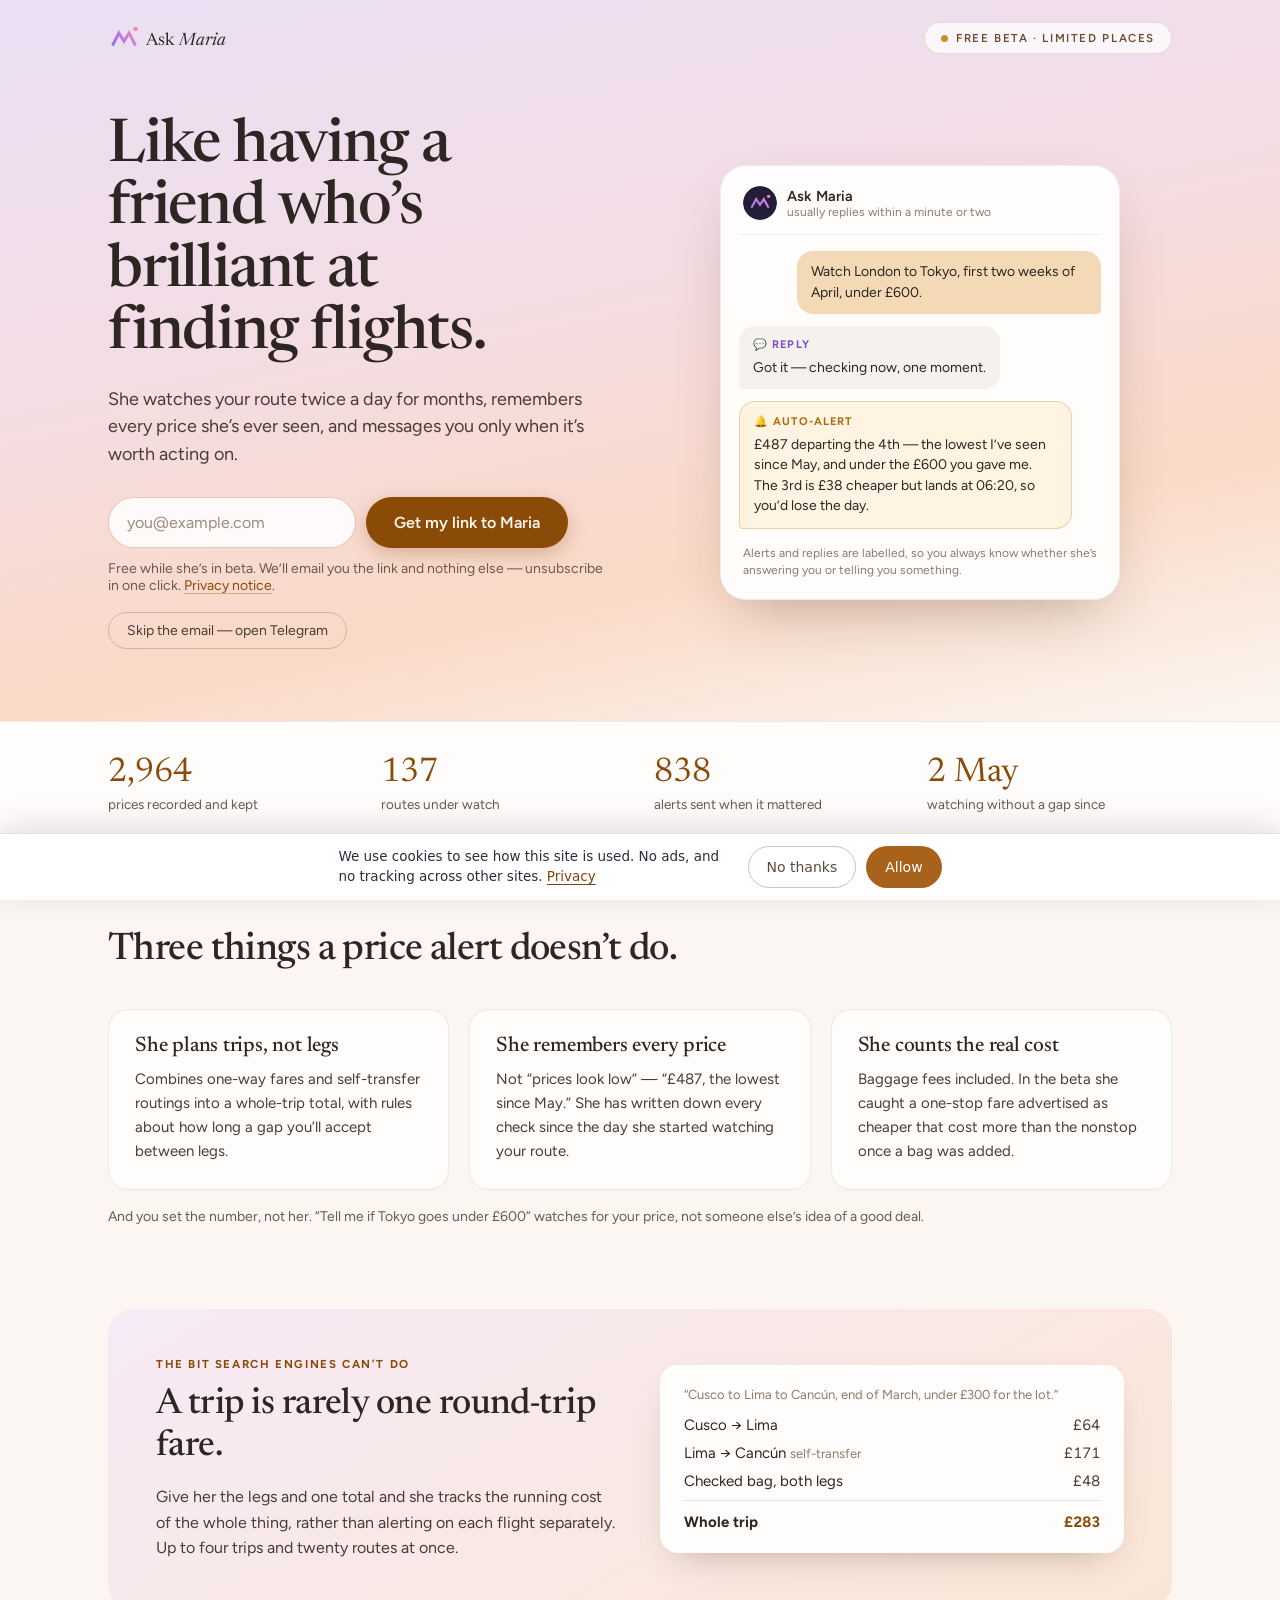
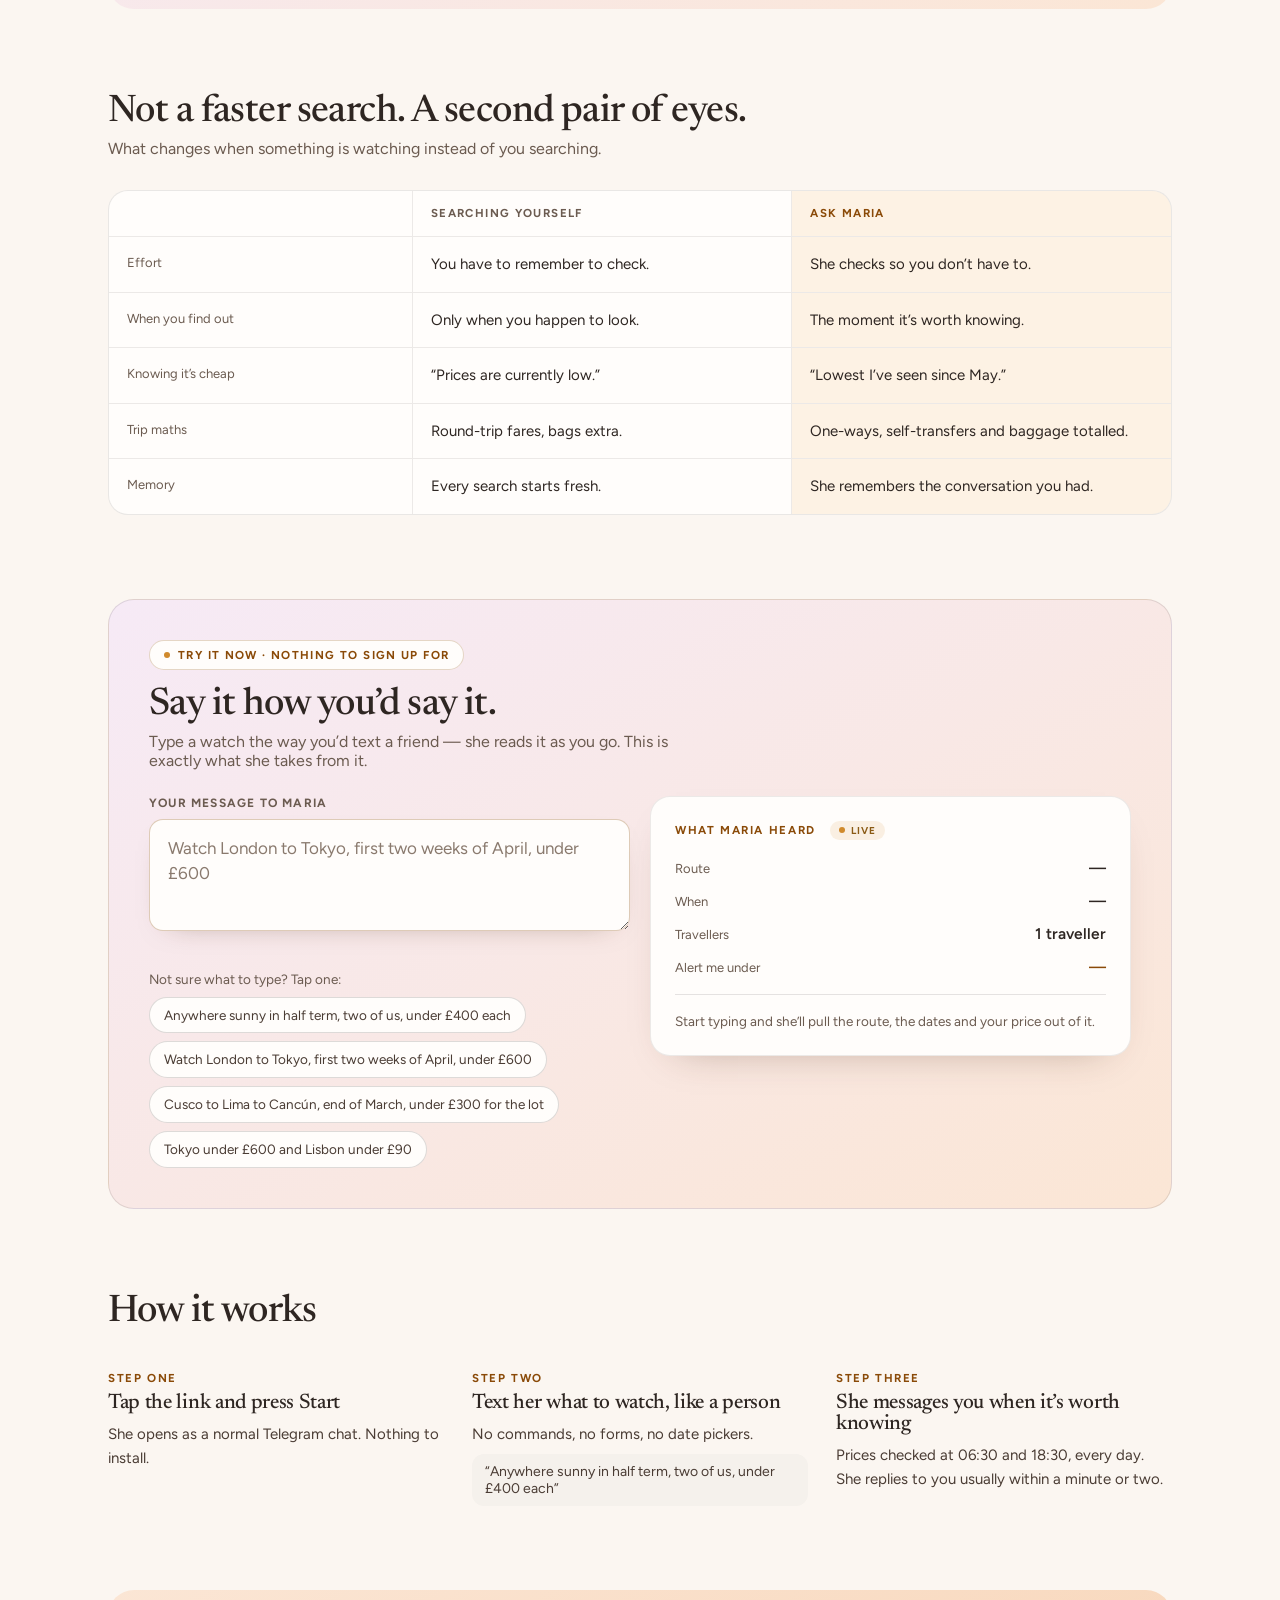
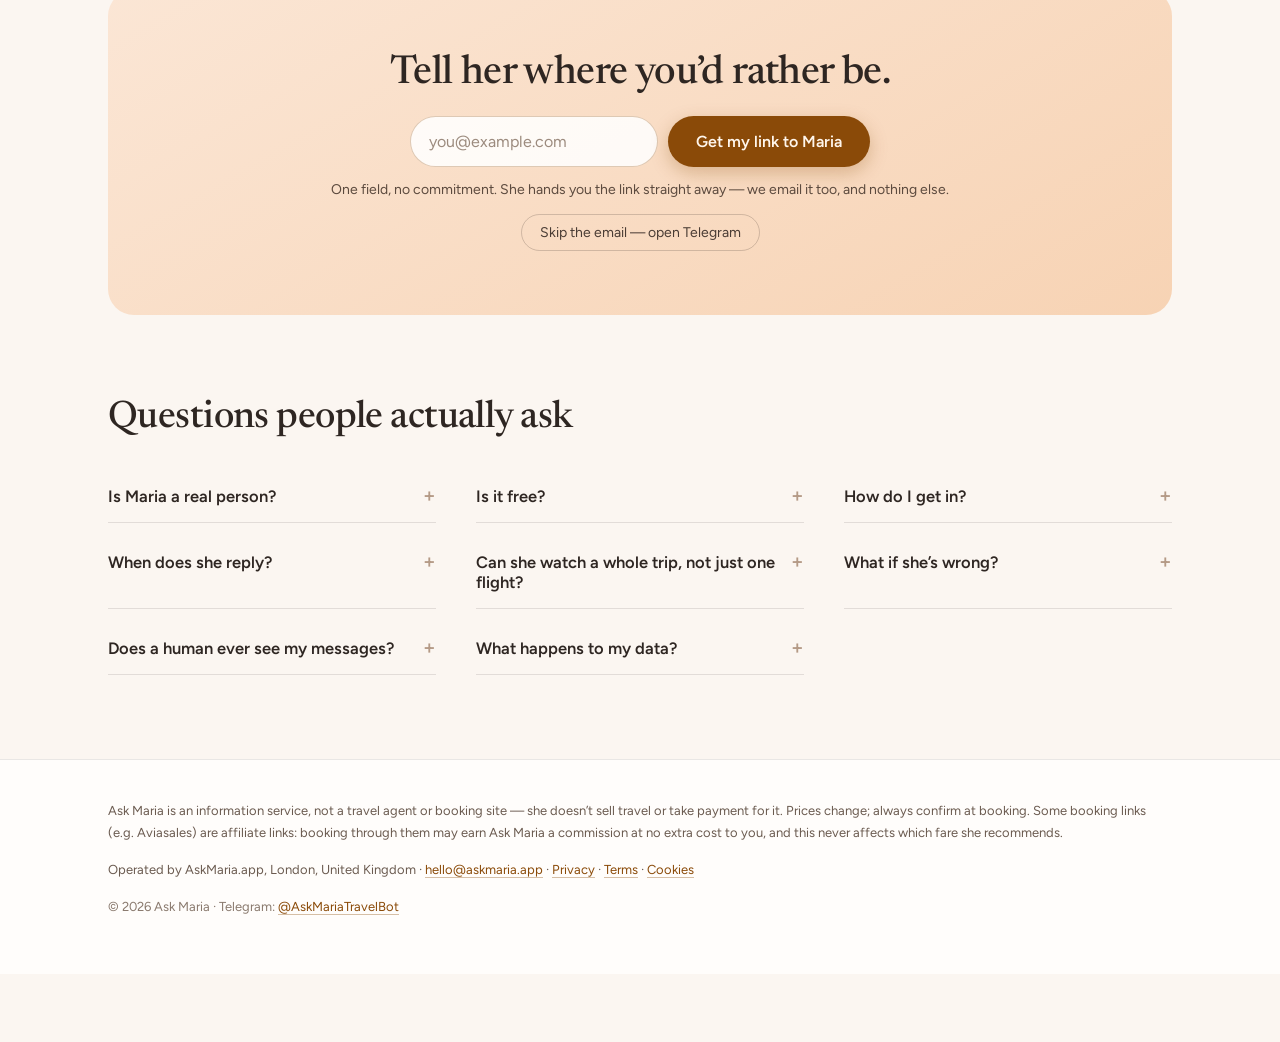
<file: index.html>
<!DOCTYPE html>
<html lang="en">
<head>
<meta charset="utf-8">
<meta name="viewport" content="width=device-width, initial-scale=1">

<!-- Consent Mode defaults. MUST run before gtm.js and gtag.js below: a default
     declared after the tag has started is a default that arrived too late.
     Storage is denied until the banner in /analytics.js says otherwise, so both
     tags start up cookieless. The localStorage read re-grants for a returning
     visitor who already accepted — without it the first hit of every later
     visit would be recorded with storage off, and the banner would re-ask. -->
<script>
window.dataLayer = window.dataLayer || [];
function gtag(){dataLayer.push(arguments);}
gtag('consent','default',{
  ad_storage:'denied',
  ad_user_data:'denied',
  ad_personalization:'denied',
  analytics_storage:'denied',
  wait_for_update:500
});
try{if(localStorage.getItem('askmaria-consent')==='granted'){
  gtag('consent','update',{analytics_storage:'granted'});
}}catch(e){}
</script>

<!-- Google Tag Manager -->
<script>(function(w,d,s,l,i){w[l]=w[l]||[];w[l].push({'gtm.start':
new Date().getTime(),event:'gtm.js'});var f=d.getElementsByTagName(s)[0],
j=d.createElement(s),dl=l!='dataLayer'?'&l='+l:'';j.async=true;j.src=
'https://www.googletagmanager.com/gtm.js?id='+i+dl;f.parentNode.insertBefore(j,f);
})(window,document,'script','dataLayer','GTM-TWRBWLNP');</script>
<!-- End Google Tag Manager -->

<meta name="description" content="A Telegram bot that watches flight prices twice a day and tells you when a fare is the lowest she has seen. You set the price. Free while she is in beta.">

<link rel="canonical" href="https://askmaria.app/">

<meta property="og:type" content="website">
<meta property="og:site_name" content="Ask Maria">
<meta property="og:url" content="https://askmaria.app/">
<meta property="og:title" content="Ask Maria &mdash; a friend who&rsquo;s brilliant at finding flights">
<meta property="og:description" content="She remembers every price, so she can tell you when one is genuinely low. You set the number. Free beta.">
<meta property="og:image" content="https://askmaria.app/og.png">
<meta property="og:image:width" content="1200">
<meta property="og:image:height" content="630">
<meta property="og:image:alt" content="Ask Maria &mdash; a friend who&rsquo;s brilliant at finding flights">
<meta name="twitter:card" content="summary_large_image">

<meta name="theme-color" content="#F6EFE7">

<link rel="icon" type="image/svg+xml" href="/logo/ask-maria-favicon.svg">
<title>Ask Maria &mdash; a friend who&rsquo;s brilliant at finding flights</title>
<link rel="preconnect" href="https://fonts.googleapis.com">
<link rel="preconnect" href="https://fonts.gstatic.com" crossorigin>
<link href="https://fonts.googleapis.com/css2?family=Newsreader:opsz,wght@6..72,400;6..72,500;6..72,600&family=Figtree:wght@400;500;600;700&display=swap" rel="stylesheet">
<link rel="stylesheet" href="styles.css">

</head>
<body>
<div class="band">
  <header class="wrap site-head">
  <a class="logo" href="index.html"><svg viewBox="0 0 430 100" fill="none" role="img" aria-label="Ask Maria" style="height:32px;width:auto;flex:0 0 auto"><defs><linearGradient id="lg-home" x1="10" y1="80" x2="90" y2="18" gradientUnits="userSpaceOnUse"><stop stop-color="#7C6CE8"/><stop offset=".55" stop-color="#C77BE0"/><stop offset="1" stop-color="#F58AA8"/></linearGradient></defs><path d="M14 74L34 34l16 26 16-26 20 40" stroke="url(#lg-home)" stroke-width="9"/><circle cx="86" cy="22" r="7" fill="#F58AA8"/><text x="118" y="72" font-family="Newsreader, Georgia, serif" font-size="54" fill="currentColor">Ask <tspan font-style="italic">Maria</tspan></text></svg></a>
  <div class="pill"><span class="dot"></span>Free beta &middot; Limited places</div>
</header>
  <section class="hero">
    <div>
      <h1>Like having a friend who&rsquo;s brilliant at finding flights.</h1>
      <p class="lede" style="margin-bottom:28px">She watches your route twice a day for months, remembers every price she&rsquo;s ever seen, and messages you only when it&rsquo;s worth acting on.</p>
      <!-- action/method are the no-JS fallback and must stay: without them a
           visitor with scripts off loses the form entirely. app.js intercepts
           the submit and posts the address HERE rather than carrying it to
           invite.html in a query string, which is what it used to do — that
           meant nothing was captured until the second page, so everyone who
           hesitated there was lost with no address to follow up. -->
      <form class="signup" id="hero-form" action="invite.html" method="get">
        <input class="input" type="email" name="email" required placeholder="you@example.com" aria-label="Email address">
        <button class="btn" type="submit">Get my link to Maria</button>
      </form>
      <!-- This form has no marketing tick, so the copy must not imply one.
           It promises exactly what the POST does: the link, and nothing else.
           The opt-in for deals lives on invite.html, which this fast path
           deliberately skips. -->
      <p class="note" style="margin-top:12px">Free while she&rsquo;s in beta. We&rsquo;ll email you the link and nothing else &mdash; unsubscribe in one click. <a href="privacy.html">Privacy notice</a>.</p>
      <!-- The bot is the product and Telegram is the whole reason it is
           low-friction, so there has to be a door that is not an email form.
           The old link here read "Already talking to Maria?", which tells a
           new visitor it is not for them. -->
      <p style="margin-top:18px"><a class="btn btn--ghost" href="https://t.me/AskMariaTravelBot" data-tg="hero-skip">Skip the email &mdash; open Telegram</a></p>
    </div>
    <div class="chat">
      <div class="chat__head">
        <img class="chat__avatar" src="logo/ask-maria-avatar.svg" alt="" width="34" height="34">
        <div>
          <div style="font-weight:600;font-size:14.5px">Ask Maria</div>
          <div style="font-size:12px;color:var(--ink-4)">usually replies within a minute or two</div>
        </div>
      </div>
      <div class="chat__body">
        <div class="bubble bubble--me">Watch London to Tokyo, first two weeks of April, under &pound;600.</div>
        <div class="bubble"><span class="tag tag--reply">&#128172; REPLY</span>Got it &mdash; checking now, one moment.</div>
        <div class="bubble bubble--alert"><span class="tag tag--alert">&#128276; AUTO-ALERT</span>&pound;487 departing the 4th &mdash; the lowest I&rsquo;ve seen since May, and under the &pound;600 you gave me. The 3rd is &pound;38 cheaper but lands at 06:20, so you&rsquo;d lose the day.</div>
      </div>
      <p style="margin:16px 4px 2px;font-size:12px;color:var(--ink-4);line-height:1.4">Alerts and replies are labelled, so you always know whether she&rsquo;s answering you or telling you something.</p>
    </div>
  </section>
</div>

<section class="stats">
  <div class="wrap stats__grid" style="padding-left:28px;padding-right:28px">
    <div><div class="stat__n" data-stat="prices">2,964</div><div class="stat__l">prices recorded and kept</div></div>
    <div><div class="stat__n" data-stat="routes">137</div><div class="stat__l">routes under watch</div></div>
    <div><div class="stat__n" data-stat="alerts">838</div><div class="stat__l">alerts sent when it mattered</div></div>
    <div><div class="stat__n" data-stat="since">2 May</div><div class="stat__l">watching without a gap since</div></div>
  </div>
</section>

<section class="wrap section">
  <h2 class="h2" style="margin-bottom:40px">Three things a price alert doesn&rsquo;t do.</h2>
  <div class="grid">
    <div class="card"><h3>She plans trips, not legs</h3><p>Combines one-way fares and self-transfer routings into a whole-trip total, with rules about how long a gap you&rsquo;ll accept between legs.</p></div>
    <div class="card"><h3>She remembers every price</h3><p>Not &ldquo;prices look low&rdquo; &mdash; &ldquo;&pound;487, the lowest since May.&rdquo; She has written down every check since the day she started watching your route.</p></div>
    <div class="card"><h3>She counts the real cost</h3><p>Baggage fees included. In the beta she caught a one-stop fare advertised as cheaper that cost more than the nonstop once a bag was added.</p></div>
  </div>
  <p class="note" style="margin-top:18px">And you set the number, not her. &ldquo;Tell me if Tokyo goes under &pound;600&rdquo; watches for your price, not someone else&rsquo;s idea of a good deal.</p>
</section>

<section class="wrap section">
  <div class="panel">
    <div>
      <div class="eyebrow" style="margin-bottom:14px">The bit search engines can&rsquo;t do</div>
      <h2 style="font-size:clamp(26px,3.2vw,36px);line-height:1.15;margin-bottom:16px">A trip is rarely one round-trip fare.</h2>
      <p style="font-size:16px;line-height:1.6;color:var(--ink-2);max-width:34em">Give her the legs and one total and she tracks the running cost of the whole thing, rather than alerting on each flight separately. Up to four trips and twenty routes at once.</p>
    </div>
    <div class="receipt">
      <p style="font-size:13px;color:var(--ink-4);margin-bottom:14px">&ldquo;Cusco to Lima to Canc&uacute;n, end of March, under &pound;300 for the lot.&rdquo;</p>
      <div class="row"><span>Cusco &rarr; Lima</span><span class="num">&pound;64</span></div>
      <div class="row"><span>Lima &rarr; Canc&uacute;n <span style="color:var(--ink-4);font-size:13px">self-transfer</span></span><span class="num">&pound;171</span></div>
      <div class="row"><span>Checked bag, both legs</span><span class="num">&pound;48</span></div>
      <div class="row row--total"><span>Whole trip</span><span class="num">&pound;283</span></div>
    </div>
  </div>
</section>

<section class="wrap section">
  <h2 class="h2">Not a faster search. A second pair of eyes.</h2>
  <p class="sub">What changes when something is watching instead of you searching.</p>
  <div class="table">
    <div class="table__grid">
      <div class="th"></div><div class="th">Searching yourself</div><div class="th us">Ask Maria</div>
        <div class="rh">Effort</div><div>You have to remember to check.</div><div class="us">She checks so you don&rsquo;t have to.</div>
        <div class="rh">When you find out</div><div>Only when you happen to look.</div><div class="us">The moment it&rsquo;s worth knowing.</div>
        <div class="rh">Knowing it&rsquo;s cheap</div><div>&ldquo;Prices are currently low.&rdquo;</div><div class="us">&ldquo;Lowest I&rsquo;ve seen since May.&rdquo;</div>
        <div class="rh">Trip maths</div><div>Round-trip fares, bags extra.</div><div class="us">One-ways, self-transfers and baggage totalled.</div>
        <div class="rh">Memory</div><div>Every search starts fresh.</div><div class="us">She remembers the conversation you had.</div>
    </div>
  </div>
</section>

<section class="wrap section">
  <div class="demo">
  <div class="demo__badge"><span class="dot dot--live"></span>Try it now &middot; nothing to sign up for</div>
  <h2 class="h2">Say it how you&rsquo;d say it.</h2>
  <p class="sub" style="margin-bottom:26px">Type a watch the way you&rsquo;d text a friend &mdash; she reads it as you go. This is exactly what she takes from it.</p>
  <!-- Three children, not two, so the examples can be placed BELOW the answer
       on a phone. Nested inside the field's column they pushed the result panel
       a full screen down, and a live demo you have to scroll away from to read
       is not a live demo. -->
  <div class="try">
    <div class="try__field">
      <label class="try__label" for="try-input">Your message to Maria</label>
      <textarea class="field field--try" id="try-input" rows="3" placeholder="Watch London to Tokyo, first two weeks of April, under &pound;600"></textarea>
    </div>
    <div class="parsed">
      <div class="eyebrow">What Maria heard <span class="live"><span class="dot dot--live"></span>live</span></div>
      <dl data-parsed-single>
        <div class="pair"><dt>Route</dt><dd data-parsed="route">&mdash;</dd></div>
        <div class="pair"><dt>When</dt><dd data-parsed="when">&mdash;</dd></div>
        <div class="pair"><dt>Travellers</dt><dd data-parsed="who">1 traveller</dd></div>
        <div class="pair"><dt data-threshold-label>Alert me under</dt><dd data-parsed="threshold" style="color:var(--brand)">&mdash;</dd></div>
      </dl>
      <!-- Several asks in one sentence become several watches, listed. The
           single-value layout above cannot represent them without dropping
           something, which is what it used to do. -->
      <div class="watches" data-parsed-list hidden></div>
      <!-- Anything she could not read, had to assume, or would come back and
           ask about. In the panel deliberately: a dropped word that is only
           mentioned in a sentence underneath might as well not be mentioned. -->
      <ul class="flags" data-parsed-flags hidden></ul>
      <p class="parsed__note" data-parsed="note">Start typing and she&rsquo;ll pull the route, the dates and your price out of it.</p>
      <!-- Peak intent is right here: someone who has just watched Maria read
           their own trip back to them. Until 2026-09-10 this panel was a dead
           end — no button, nowhere to go — and they had to scroll back up to
           a generic email field, which threw away the one thing the demo had
           just earned. The link carries the text they actually typed. -->
      <div class="parsed__go" data-demo-go hidden>
        <a class="btn btn--block" href="https://t.me/AskMariaTravelBot" data-tg="demo" data-demo-tg>Start this watch in Telegram &rarr;</a>
        <button class="parsed__alt" type="button" data-demo-email>Email me the link instead</button>
      </div>
    </div>
    <div class="try__examples">
      <p class="try__hint">Not sure what to type? Tap one:</p>
      <div class="chips" id="try-chips"></div>
    </div>
  </div>
  </div>
</section>

<section class="wrap section">
  <h2 class="h2">How it works</h2>
  <div class="steps">
    <div class="step"><div class="eyebrow">Step one</div><h3>Tap the link and press Start</h3><p>She opens as a normal Telegram chat. Nothing to install.</p></div>
    <div class="step"><div class="eyebrow">Step two</div><h3>Text her what to watch, like a person</h3><p>No commands, no forms, no date pickers.</p><div class="quote">&ldquo;Anywhere sunny in half term, two of us, under &pound;400 each&rdquo;</div></div>
    <div class="step"><div class="eyebrow">Step three</div><h3>She messages you when it&rsquo;s worth knowing</h3><p>Prices checked at 06:30 and 18:30, every day. She replies to you usually within a minute or two.</p></div>
  </div>
</section>

<section class="wrap section">
  <div class="panel panel--cta">
    <h2 style="font-size:clamp(28px,3.6vw,40px);margin-bottom:22px">Tell her where you&rsquo;d rather be.</h2>
    <form class="signup" id="hero-form-foot" action="invite.html" method="get" style="margin:0 auto;justify-content:center">
      <input class="input" type="email" name="email" required placeholder="you@example.com" aria-label="Email address">
      <button class="btn" type="submit">Get my link to Maria</button>
    </form>
    <p class="note" style="margin-top:14px;color:#5C4A3E">One field, no commitment. She hands you the link straight away &mdash; we email it too, and nothing else.</p>
    <p style="margin-top:16px"><a class="btn btn--ghost" href="https://t.me/AskMariaTravelBot" data-tg="foot-skip">Skip the email &mdash; open Telegram</a></p>
  </div>
</section>

<section class="wrap section">
  <h2 class="h2">Questions people actually ask</h2>
  <div class="faq">
      <details><summary>Is Maria a real person?</summary><p>No &mdash; she&rsquo;s a bot, built in London by someone who got tired of watching friends lose money to fake booking sites. She writes like a person because forms are miserable, not because she&rsquo;s pretending to be one.</p></details>
      <details><summary>Is it free?</summary><p>Free during the beta, and free for good on a basic number of watches. If paid tiers ever arrive, beta users get told first and keep beta terms.</p></details>
      <details><summary>How do I get in?</summary><p>Leave your email and she hands you the Telegram link straight away. Places are limited, so if she&rsquo;s full you&rsquo;ll wait a little &mdash; she&rsquo;ll tell you where you are in the queue.</p></details>
      <details><summary>When does she reply?</summary><p>Usually within a minute or two. Overnight messages get answered in the morning.</p></details>
      <details><summary>Can she watch a whole trip, not just one flight?</summary><p>Yes. Give her the legs and one total &mdash; &ldquo;Cusco to Lima to Canc&uacute;n, end of March, under &pound;300 for the lot&rdquo; &mdash; and she tracks the running cost of the whole thing rather than alerting on each flight separately. Up to four trips and twenty routes at once.</p></details>
      <details><summary>What if she&rsquo;s wrong?</summary><p>She might be. Prices move fast and airlines hide fees. Always confirm at booking &mdash; she gives you the link and the reasoning, you make the call.</p></details>
      <details><summary>Does a human ever see my messages?</summary><p>Yes. Maria is run by one person, and your chats sit on her machine, so she can read them &mdash; that&rsquo;s how a beta gets fixed. They&rsquo;re never sold or shared, and the models that write Maria&rsquo;s replies don&rsquo;t train on them.</p></details>
      <details><summary>What happens to my data?</summary><p>Your watches and chats are yours. Not sold, not shared. Deleted on request.</p></details>
  </div>
</section>

<footer class="site-foot">
  <div class="wrap"><p>Ask Maria is an information service, not a travel agent or booking site &mdash; she doesn&rsquo;t sell travel or take payment for it. Prices change; always confirm at booking. Some booking links (e.g. Aviasales) are affiliate links: booking through them may earn Ask Maria a commission at no extra cost to you, and this never affects which fare she recommends.</p>
  <p>Operated by AskMaria.app, London, United Kingdom &middot; <a href="mailto:hello@askmaria.app">hello@askmaria.app</a> &middot; <a href="/privacy">Privacy</a> &middot; <a href="/terms">Terms</a> &middot; <a href="/privacy">Cookies</a></p>
  <p style="color:var(--ink-4)">&copy; 2026 Ask Maria &middot; Telegram: <a href="https://t.me/AskMariaTravelBot">@AskMariaTravelBot</a></p></div>
</footer>
<script src="analytics.js"></script>
<script src="maria-core.js"></script>
<script src="app.js"></script>
</body>
</html>
</file>
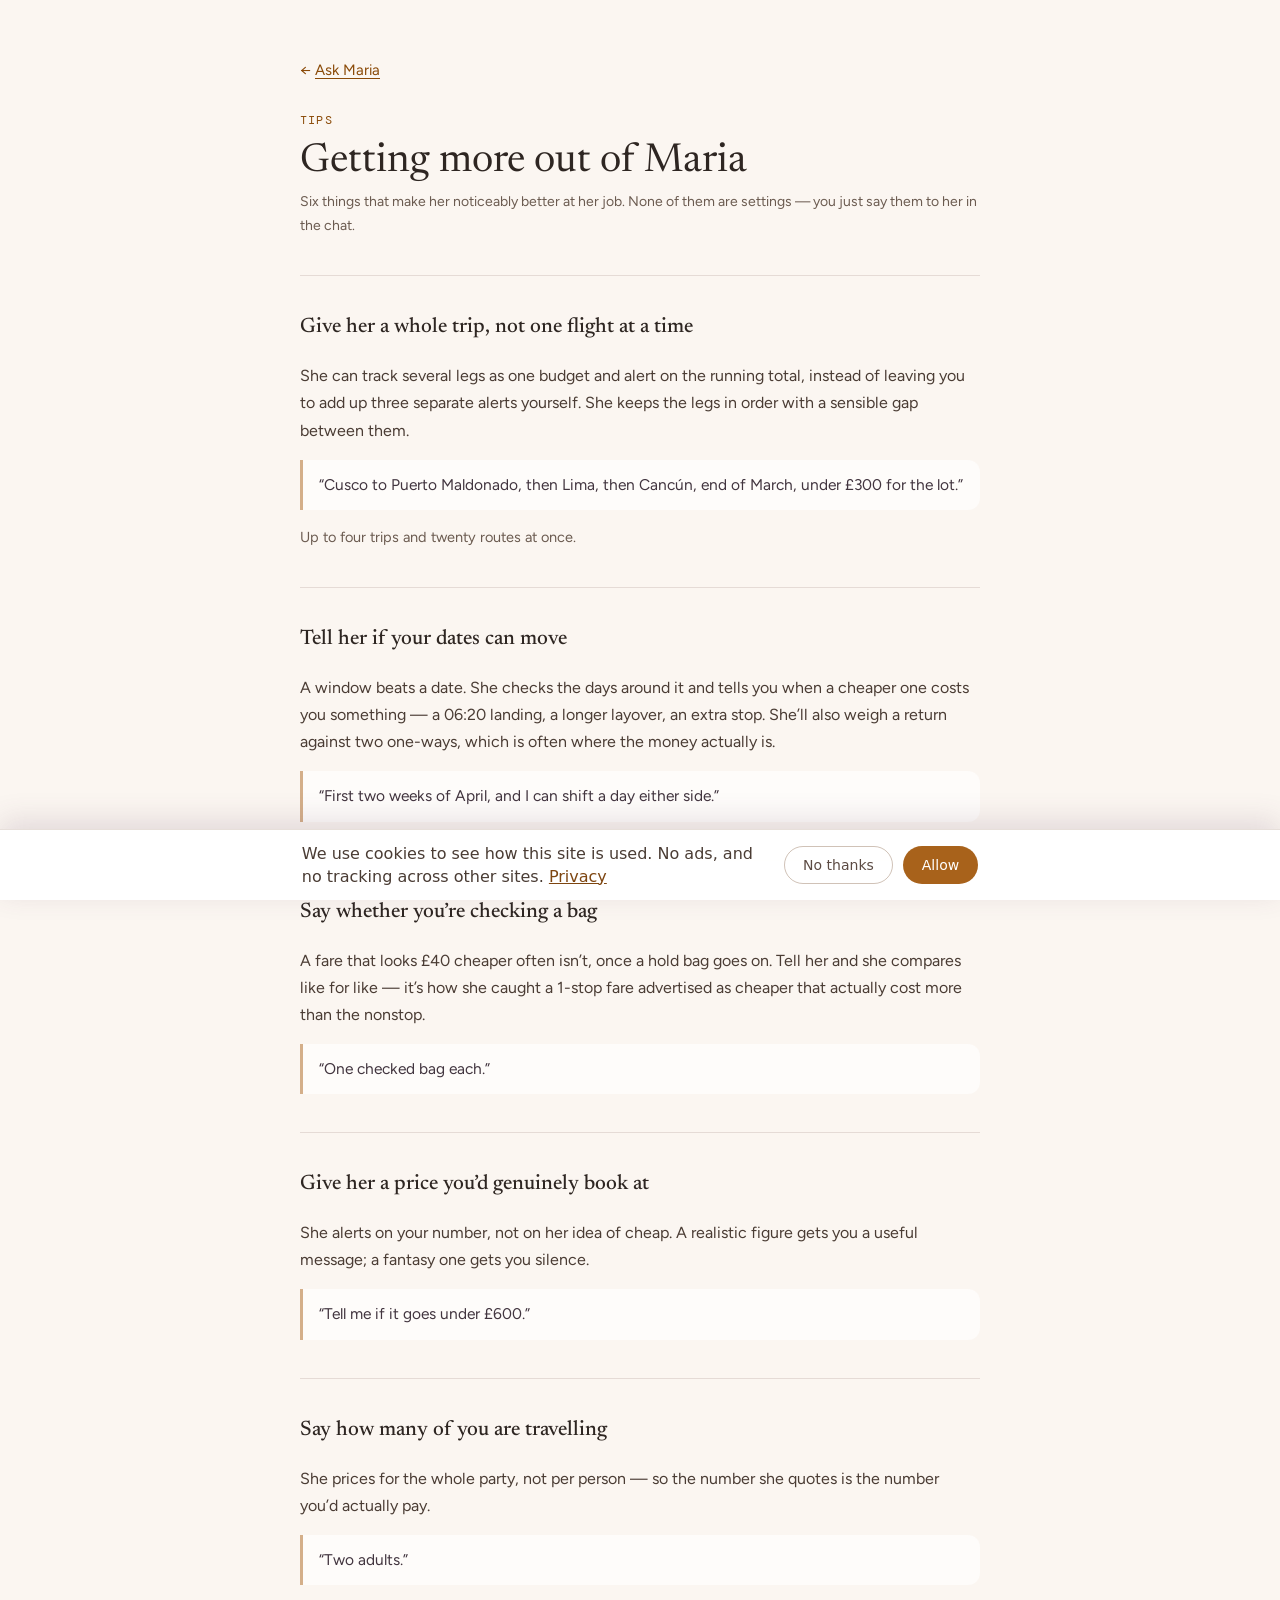
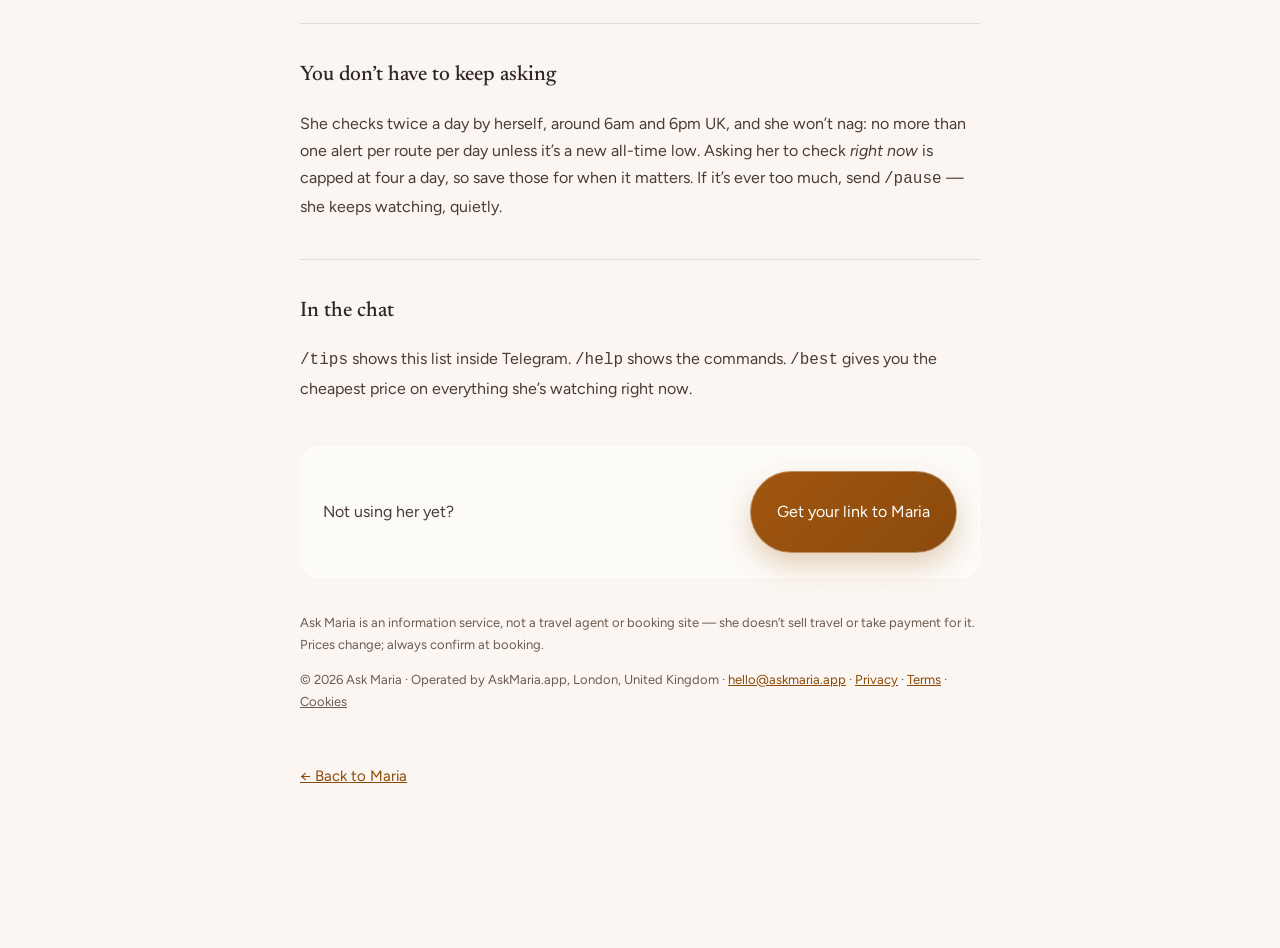
<file: tips/index.html>
<!doctype html>
<html lang="en">
<head>
<meta charset="utf-8">
<meta name="viewport" content="width=device-width, initial-scale=1">

<!-- Consent Mode defaults. MUST run before gtm.js and gtag.js below:
     a default declared after the tag has started is a default that arrived
     too late. Storage is denied until the banner in /analytics.js says
     otherwise, so both tags start up cookieless.
     The localStorage read re-grants for a returning visitor who already
     accepted — without it the first hit of every later visit would be
     recorded with storage off, and the banner would have to re-ask. -->
<script>
window.dataLayer = window.dataLayer || [];
function gtag(){dataLayer.push(arguments);}
gtag('consent','default',{
  ad_storage:'denied',
  ad_user_data:'denied',
  ad_personalization:'denied',
  analytics_storage:'denied',
  wait_for_update:500
});
try{if(localStorage.getItem('askmaria-consent')==='granted'){
  gtag('consent','update',{analytics_storage:'granted'});
}}catch(e){}
</script>

<!-- Google Tag Manager -->
<script>(function(w,d,s,l,i){w[l]=w[l]||[];w[l].push({'gtm.start':
new Date().getTime(),event:'gtm.js'});var f=d.getElementsByTagName(s)[0],
j=d.createElement(s),dl=l!='dataLayer'?'&l='+l:'';j.async=true;j.src=
'https://www.googletagmanager.com/gtm.js?id='+i+dl;f.parentNode.insertBefore(j,f);
})(window,document,'script','dataLayer','GTM-TWRBWLNP');</script>
<!-- End Google Tag Manager -->

<!-- Indexable, unlike privacy/terms. This is the one secondary page that is
     real content rather than legal boilerplate: someone searching "how to
     track a multi-leg flight price" is exactly who it is for. -->
<title>Getting more out of Maria — Ask Maria</title>
<meta name="description" content="Six things that make Maria noticeably better at watching flight prices — whole-trip budgets, flexible dates, baggage, and how often she checks.">
<link rel="canonical" href="https://askmaria.app/tips/">

<meta property="og:type" content="article">
<meta property="og:site_name" content="Ask Maria">
<meta property="og:url" content="https://askmaria.app/tips/">
<meta property="og:title" content="Getting more out of Maria">
<meta property="og:description" content="Six things that make Maria noticeably better at watching flight prices — whole-trip budgets, flexible dates, baggage, and how often she checks.">
<meta property="og:image" content="https://askmaria.app/og.png">
<meta property="og:image:width" content="1200">
<meta property="og:image:height" content="630">
<meta property="og:image:alt" content="Ask Maria — like having a friend who's brilliant at finding flights">
<meta name="twitter:card" content="summary_large_image">
<link rel="icon" type="image/svg+xml" href="/logo/ask-maria-favicon.svg">
<link rel="preconnect" href="https://fonts.googleapis.com">
<link rel="preconnect" href="https://fonts.gstatic.com" crossorigin>
<link href="https://fonts.googleapis.com/css2?family=Newsreader:ital,opsz,wght@0,6..72,300..600;1,6..72,300..600&family=Figtree:wght@400;500;600;700&family=DM+Mono:wght@400;500&display=swap" rel="stylesheet">
<style>
  html,body{background:#FBF6F1}
  body{margin:0;-webkit-font-smoothing:antialiased;font-family:'Figtree',system-ui,sans-serif;
       color:#2E2622;line-height:1.7;font-weight:400}
  .wrap{max-width:68ch;margin:0 auto;padding:56px 22px 90px}
  h1{font-family:Newsreader,Georgia,serif;font-weight:400;font-size:clamp(28px,5.16vw,40px);
     line-height:1.1;color:#2E2622;margin:0 0 6px}
  h2{font-family:Newsreader,Georgia,serif;font-weight:500;font-size:21px;
     color:#2E2622;margin:38px 0 8px;
     border-top:1px solid rgba(90,60,50,.14);padding-top:34px}
  p,li{font-size:16px;color:#4A3C34}
  a{color:#8A4A08}
  .meta{font-size:14px;color:#6B5B50;margin:0 0 30px}
  .kicker{font-family:'DM Mono',ui-monospace,monospace;font-size:12px;letter-spacing:.1em;
          text-transform:uppercase;color:#8A4A08;margin:0 0 10px}
  /* The example line is the tip. Set it apart so the page can be skimmed by
     someone who only wants the phrasing to copy. */
  .say{background:rgba(255,255,255,.62);border-left:3px solid rgba(169,98,27,.5);
       border-radius:0 12px 12px 0;padding:12px 16px;margin:12px 0 0;
       font-size:15.5px;color:#42353f}
  .cta{display:flex;flex-wrap:wrap;gap:12px;align-items:center;margin:44px 0 0;
       padding:24px 22px;border-radius:20px;background:rgba(255,255,255,.5);
       border:1px solid rgba(255,255,255,.75)}
  .btn{display:inline-flex;align-items:center;justify-content:center;gap:10px;
       min-height:52px;padding:14px 26px;border-radius:999px;
       background:linear-gradient(135deg,#a1560f,#8a4a0d);color:#fff;
       font-size:16px;text-decoration:none;border:1px solid rgba(255,255,255,.35);
       box-shadow:0 12px 28px rgba(160,96,20,.28)}
  .back{display:inline-block;margin-top:38px;font-size:15px}
  .back-top{display:inline-block;margin:0 0 26px;font-size:15px;
            text-decoration:none;color:#8A4A08}
  .back-top span{text-decoration:underline;text-underline-offset:3px}
  .skip-link{position:absolute;left:-9999px;top:0;z-index:10000;
    padding:12px 18px;border-radius:0 0 12px 0;
    background:#8A4A08;color:#fff;font-size:15px;text-decoration:none}
  .skip-link:focus{left:0}
  :focus-visible{outline:3px solid #8A4A08;outline-offset:2px;border-radius:4px}
</style>
</head>
<body>
<!-- Google Tag Manager (noscript) -->
<noscript><iframe src="https://www.googletagmanager.com/ns.html?id=GTM-TWRBWLNP"
height="0" width="0" style="display:none;visibility:hidden"></iframe></noscript>
<!-- End Google Tag Manager (noscript) -->
<a class="skip-link" href="#main">Skip to content</a>
<main id="main"><div class="wrap">

<a class="back-top" href="/">&larr; <span>Ask Maria</span></a>
<p class="kicker">Tips</p>
<h1>Getting more out of Maria</h1>
<p class="meta">Six things that make her noticeably better at her job. None of
them are settings — you just say them to her in the chat.</p>

<h2>Give her a whole trip, not one flight at a time</h2>
<p>She can track several legs as one budget and alert on the running total,
instead of leaving you to add up three separate alerts yourself. She keeps the
legs in order with a sensible gap between them.</p>
<p class="say">&ldquo;Cusco to Puerto Maldonado, then Lima, then Cancún, end of
March, under £300 for the lot.&rdquo;</p>
<p style="font-size:14.5px;color:#6B5B50;">Up to four trips and twenty routes at once.</p>

<h2>Tell her if your dates can move</h2>
<p>A window beats a date. She checks the days around it and tells you when a
cheaper one costs you something — a 06:20 landing, a longer layover, an extra
stop. She&rsquo;ll also weigh a return against two one-ways, which is often
where the money actually is.</p>
<p class="say">&ldquo;First two weeks of April, and I can shift a day either
side.&rdquo;</p>

<h2>Say whether you&rsquo;re checking a bag</h2>
<p>A fare that looks £40 cheaper often isn&rsquo;t, once a hold bag goes on.
Tell her and she compares like for like — it&rsquo;s how she caught a 1-stop
fare advertised as cheaper that actually cost more than the nonstop.</p>
<p class="say">&ldquo;One checked bag each.&rdquo;</p>

<h2>Give her a price you&rsquo;d genuinely book at</h2>
<p>She alerts on your number, not on her idea of cheap. A realistic figure gets
you a useful message; a fantasy one gets you silence.</p>
<p class="say">&ldquo;Tell me if it goes under £600.&rdquo;</p>

<h2>Say how many of you are travelling</h2>
<p>She prices for the whole party, not per person — so the number she quotes is
the number you&rsquo;d actually pay.</p>
<p class="say">&ldquo;Two adults.&rdquo;</p>

<h2>You don&rsquo;t have to keep asking</h2>
<p>She checks twice a day by herself, around 6am and 6pm UK, and she won&rsquo;t
nag: no more than one alert per route per day unless it&rsquo;s a new all-time
low. Asking her to check <em>right now</em> is capped at four a day, so save
those for when it matters. If it&rsquo;s ever too much, send
<code>/pause</code> — she keeps watching, quietly.</p>

<h2>In the chat</h2>
<p><code>/tips</code> shows this list inside Telegram.
<code>/help</code> shows the commands.
<code>/best</code> gives you the cheapest price on everything she&rsquo;s
watching right now.</p>

<div class="cta">
  <p style="margin:0;flex:1 1 240px;">Not using her yet?</p>
  <a class="btn" href="/">Get your link to Maria</a>
</div>

<p style="font-size:13px;color:#6B5B50;margin-top:34px;">Ask Maria is an information service, not a travel agent or booking site &mdash; she doesn&rsquo;t sell travel or take payment for it. Prices change; always confirm at booking.</p>
<p style="font-size:13px;color:#6B5B50;margin-top:10px;">&copy; 2026 Ask Maria &middot; Operated by AskMaria.app, London, United Kingdom &middot; <a href="mailto:hello@askmaria.app">hello@askmaria.app</a> &middot; <a href="/privacy.html">Privacy</a> &middot; <a href="/terms.html">Terms</a> &middot; <button type="button" onclick="askMariaCookieSettings()" style="font:inherit;color:inherit;background:none;border:0;padding:0;cursor:pointer;text-decoration:underline;">Cookies</button></p>
<a class="back" href="/">&larr; Back to Maria</a>
</div></main>
<script src="/analytics.js" defer></script>
</body></html>
</file>
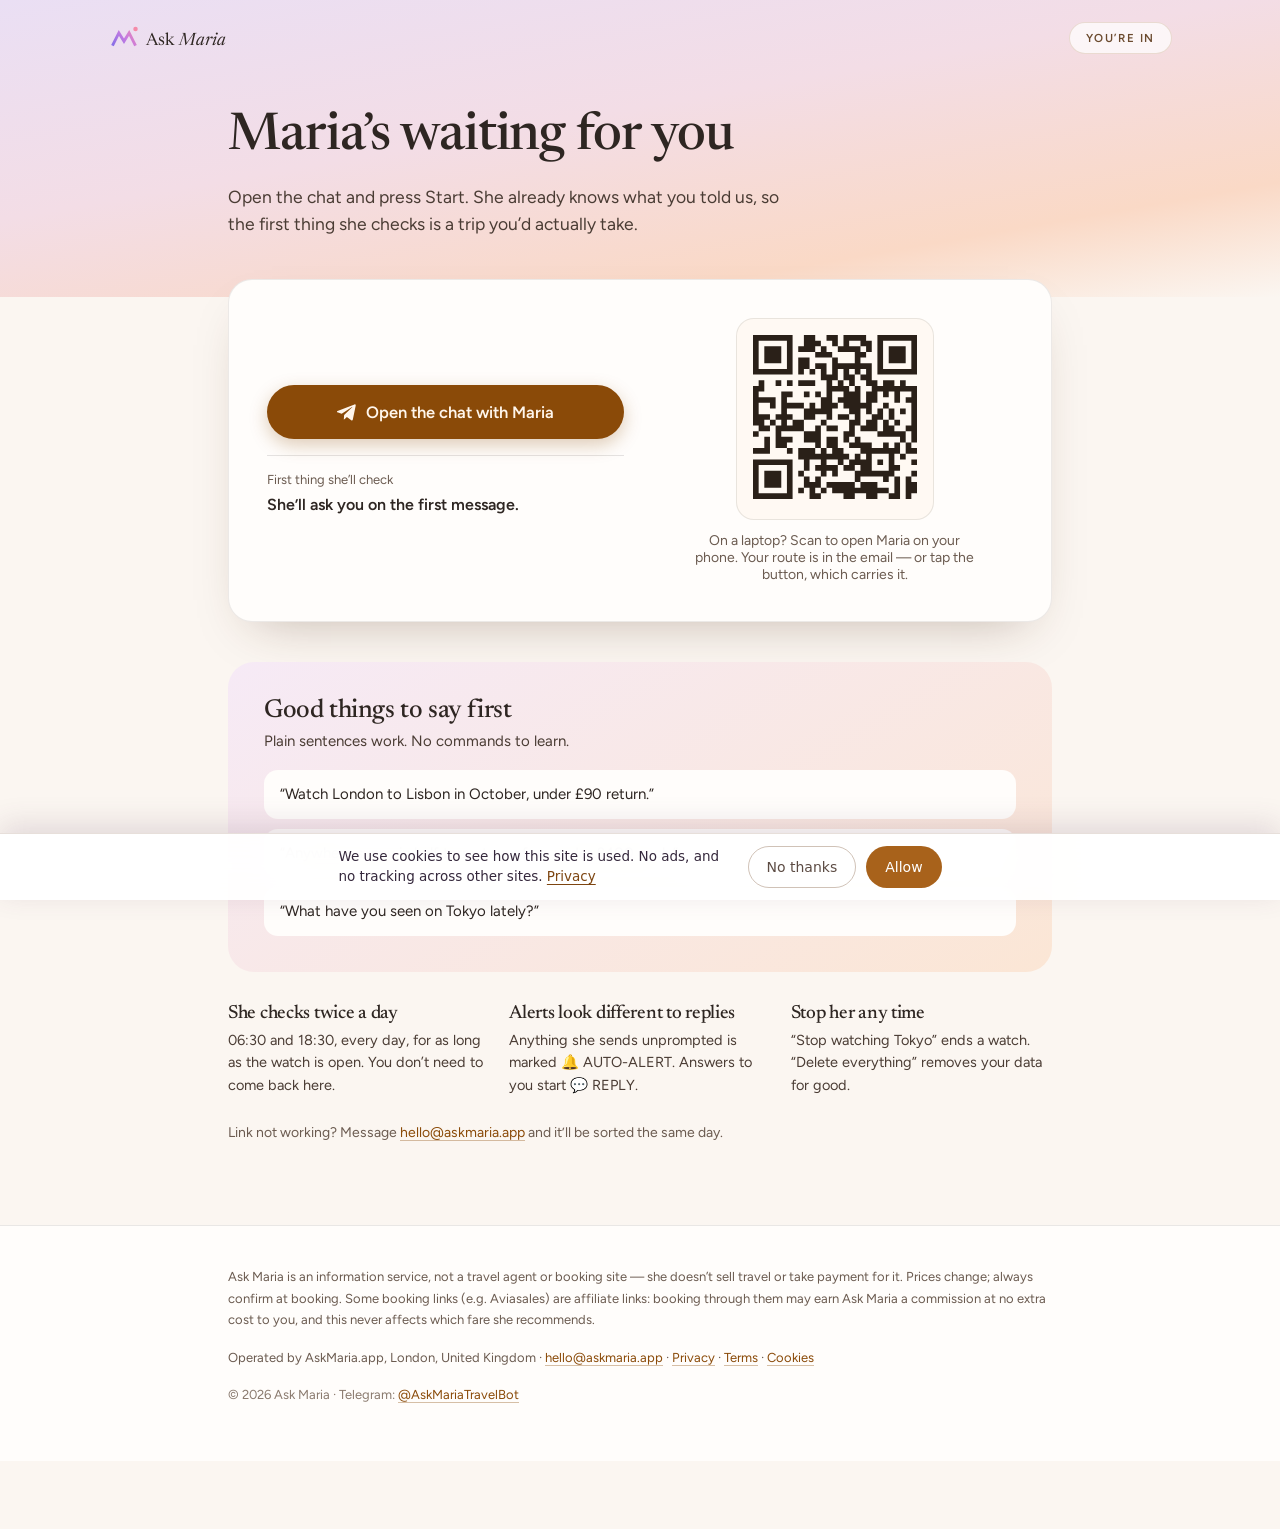
<file: confirmed.html>
<!DOCTYPE html>
<html lang="en">
<head>
<meta charset="utf-8">
<meta name="viewport" content="width=device-width, initial-scale=1">

<!-- Consent Mode defaults. MUST run before gtm.js and gtag.js below: a default
     declared after the tag has started is a default that arrived too late.
     Storage is denied until the banner in /analytics.js says otherwise, so both
     tags start up cookieless. The localStorage read re-grants for a returning
     visitor who already accepted — without it the first hit of every later
     visit would be recorded with storage off, and the banner would re-ask. -->
<script>
window.dataLayer = window.dataLayer || [];
function gtag(){dataLayer.push(arguments);}
gtag('consent','default',{
  ad_storage:'denied',
  ad_user_data:'denied',
  ad_personalization:'denied',
  analytics_storage:'denied',
  wait_for_update:500
});
try{if(localStorage.getItem('askmaria-consent')==='granted'){
  gtag('consent','update',{analytics_storage:'granted'});
}}catch(e){}
</script>

<!-- Google Tag Manager -->
<script>(function(w,d,s,l,i){w[l]=w[l]||[];w[l].push({'gtm.start':
new Date().getTime(),event:'gtm.js'});var f=d.getElementsByTagName(s)[0],
j=d.createElement(s),dl=l!='dataLayer'?'&l='+l:'';j.async=true;j.src=
'https://www.googletagmanager.com/gtm.js?id='+i+dl;f.parentNode.insertBefore(j,f);
})(window,document,'script','dataLayer','GTM-TWRBWLNP');</script>
<!-- End Google Tag Manager -->

<meta name="robots" content="noindex, follow">

<meta name="description" content="Your link to Maria on Telegram.">

<link rel="canonical" href="https://askmaria.app/confirmed">

<meta name="theme-color" content="#F6EFE7">

<link rel="icon" type="image/svg+xml" href="/logo/ask-maria-favicon.svg">
<title>You&rsquo;re in &mdash; Ask Maria</title>
<link rel="preconnect" href="https://fonts.googleapis.com">
<link rel="preconnect" href="https://fonts.gstatic.com" crossorigin>
<link href="https://fonts.googleapis.com/css2?family=Newsreader:opsz,wght@6..72,400;6..72,500;6..72,600&family=Figtree:wght@400;500;600;700&display=swap" rel="stylesheet">
<link rel="stylesheet" href="styles.css">

</head>
<body>
<div class="band band--short">
  <header class="wrap site-head">
  <a class="logo" href="index.html"><svg viewBox="0 0 430 100" fill="none" role="img" aria-label="Ask Maria" style="height:32px;width:auto;flex:0 0 auto"><defs><linearGradient id="lg-done" x1="10" y1="80" x2="90" y2="18" gradientUnits="userSpaceOnUse"><stop stop-color="#7C6CE8"/><stop offset=".55" stop-color="#C77BE0"/><stop offset="1" stop-color="#F58AA8"/></linearGradient></defs><path d="M14 74L34 34l16 26 16-26 20 40" stroke="url(#lg-done)" stroke-width="9"/><circle cx="86" cy="22" r="7" fill="#F58AA8"/><text x="118" y="72" font-family="Newsreader, Georgia, serif" font-size="54" fill="currentColor">Ask <tspan font-style="italic">Maria</tspan></text></svg></a>
  <div class="pill">You&rsquo;re in</div>
</header>
  <section class="wrap wrap--narrow" style="padding-top:34px;padding-bottom:60px">
    <h1 style="font-size:clamp(36px,5vw,52px);line-height:1.06;letter-spacing:-.02em;margin-bottom:18px">Maria&rsquo;s waiting for you</h1>
    <p class="lede" style="font-size:17.5px;max-width:32em">Open the chat and press Start. She already knows what you told us, so the first thing she checks is a trip you&rsquo;d actually take.</p>
  </section>
</div>

<section class="wrap wrap--narrow pull">
  <div class="confirm-card confirm-card--split">
    <div class="stack" style="gap:16px">
      <a class="btn btn--block" data-tg-open href="https://t.me/AskMariaTravelBot">
        <svg width="19" height="17" viewBox="0 0 24 21" fill="currentColor" aria-hidden="true"><path d="M23.6 1.9 20 19.3c-.3 1.2-1 1.5-2 .9l-5.5-4-2.7 2.6c-.3.3-.6.6-1.2.6l.4-5.6L19.2 4c.4-.4-.1-.6-.7-.2L5.9 12l-5.4-1.7c-1.2-.4-1.2-1.2.2-1.7L22.1.3c1-.4 1.8.2 1.5 1.6Z"/></svg>
        Open the chat with Maria
      </a>
      <p class="note" style="line-height:1.55" data-slot="sent">Opens Telegram and starts the conversation. We&rsquo;ve emailed the same link to <strong data-slot="email">your inbox</strong> in case you&rsquo;d rather open it later.</p>
      <div style="border-top:1px solid var(--line-2);padding-top:16px">
        <p style="font-size:13px;color:var(--ink-3);margin-bottom:6px">First thing she&rsquo;ll check</p>
        <p style="font-size:16px;font-weight:600;line-height:1.45" data-slot="route">She&rsquo;ll ask you on the first message.</p>
      </div>
    </div>
    <div style="justify-self:center;text-align:center">
      <div class="qr"><img src="qr-telegram.svg" width="164" height="164" alt="QR code that opens the Telegram chat with Ask Maria" loading="lazy"></div>
      <p class="note" style="margin-top:12px;max-width:20em">On a laptop? Scan to open Maria on your phone. Your route is in the email &mdash; or tap the button, which carries it.</p>
    </div>
  </div>

  <div class="panel" style="display:block;margin-top:40px;padding:clamp(24px,4vw,36px)">
    <h2 style="font-size:26px;margin-bottom:8px">Good things to say first</h2>
    <p style="font-size:15px;color:var(--ink-2);margin-bottom:20px">Plain sentences work. No commands to learn.</p>
    <div class="stack" style="gap:10px">
      <div class="said">&ldquo;Watch London to Lisbon in October, under &pound;90 return.&rdquo;</div>
      <div class="said">&ldquo;Anywhere sunny in half term, two of us, under &pound;400 each.&rdquo;</div>
      <div class="said">&ldquo;What have you seen on Tokyo lately?&rdquo;</div>
    </div>
  </div>

  <div class="grid" style="margin-top:32px;grid-template-columns:repeat(auto-fit,minmax(220px,1fr))">
    <div><h3 style="font-size:19px;margin-bottom:6px">She checks twice a day</h3><p style="font-size:14.5px;line-height:1.55;color:var(--ink-2)">06:30 and 18:30, every day, for as long as the watch is open. You don&rsquo;t need to come back here.</p></div>
    <div><h3 style="font-size:19px;margin-bottom:6px">Alerts look different to replies</h3><p style="font-size:14.5px;line-height:1.55;color:var(--ink-2)">Anything she sends unprompted is marked &#128276; AUTO-ALERT. Answers to you start &#128172; REPLY.</p></div>
    <div><h3 style="font-size:19px;margin-bottom:6px">Stop her any time</h3><p style="font-size:14.5px;line-height:1.55;color:var(--ink-2)">&ldquo;Stop watching Tokyo&rdquo; ends a watch. &ldquo;Delete everything&rdquo; removes your data for good.</p></div>
  </div>

  <p class="note" style="margin-top:28px">Link not working? Message <a href="mailto:hello@askmaria.app">hello@askmaria.app</a> and it&rsquo;ll be sorted the same day.</p>
</section>

<footer class="site-foot">
  <div class="wrap wrap--narrow"><p>Ask Maria is an information service, not a travel agent or booking site &mdash; she doesn&rsquo;t sell travel or take payment for it. Prices change; always confirm at booking. Some booking links (e.g. Aviasales) are affiliate links: booking through them may earn Ask Maria a commission at no extra cost to you, and this never affects which fare she recommends.</p>
  <p>Operated by AskMaria.app, London, United Kingdom &middot; <a href="mailto:hello@askmaria.app">hello@askmaria.app</a> &middot; <a href="/privacy">Privacy</a> &middot; <a href="/terms">Terms</a> &middot; <a href="/privacy">Cookies</a></p>
  <p style="color:var(--ink-4)">&copy; 2026 Ask Maria &middot; Telegram: <a href="https://t.me/AskMariaTravelBot">@AskMariaTravelBot</a></p></div>
</footer>
<script src="analytics.js"></script>
<script src="confirmed.js"></script>
</body>
</html>
</file>
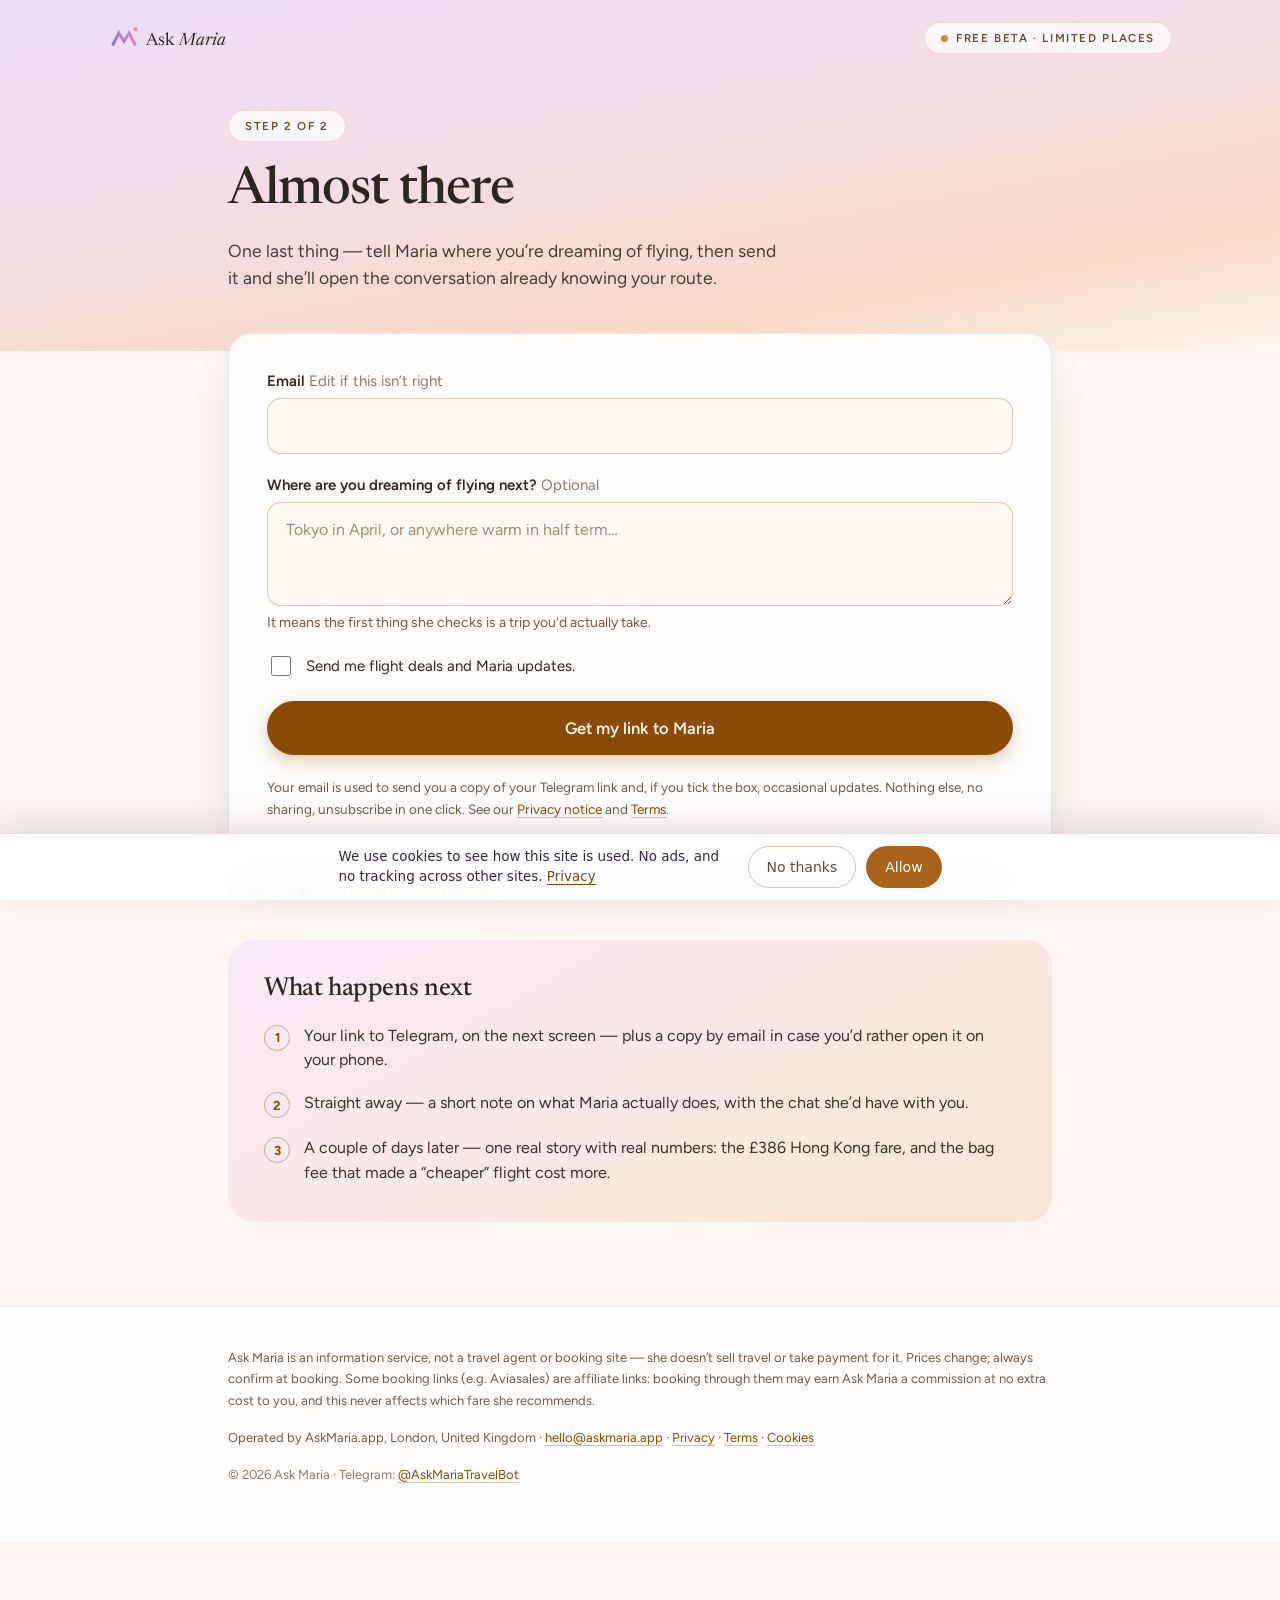
<file: invite.html>
<!DOCTYPE html>
<html lang="en">
<head>
<meta charset="utf-8">
<meta name="viewport" content="width=device-width, initial-scale=1">

<!-- Consent Mode defaults. MUST run before gtm.js and gtag.js below: a default
     declared after the tag has started is a default that arrived too late.
     Storage is denied until the banner in /analytics.js says otherwise, so both
     tags start up cookieless. The localStorage read re-grants for a returning
     visitor who already accepted — without it the first hit of every later
     visit would be recorded with storage off, and the banner would re-ask. -->
<script>
window.dataLayer = window.dataLayer || [];
function gtag(){dataLayer.push(arguments);}
gtag('consent','default',{
  ad_storage:'denied',
  ad_user_data:'denied',
  ad_personalization:'denied',
  analytics_storage:'denied',
  wait_for_update:500
});
try{if(localStorage.getItem('askmaria-consent')==='granted'){
  gtag('consent','update',{analytics_storage:'granted'});
}}catch(e){}
</script>

<!-- Google Tag Manager -->
<script>(function(w,d,s,l,i){w[l]=w[l]||[];w[l].push({'gtm.start':
new Date().getTime(),event:'gtm.js'});var f=d.getElementsByTagName(s)[0],
j=d.createElement(s),dl=l!='dataLayer'?'&l='+l:'';j.async=true;j.src=
'https://www.googletagmanager.com/gtm.js?id='+i+dl;f.parentNode.insertBefore(j,f);
})(window,document,'script','dataLayer','GTM-TWRBWLNP');</script>
<!-- End Google Tag Manager -->

<meta name="robots" content="noindex, follow">

<meta name="description" content="Leave your email and Ask Maria hands you the Telegram link straight away.">

<link rel="canonical" href="https://askmaria.app/invite">

<meta name="theme-color" content="#F6EFE7">

<link rel="icon" type="image/svg+xml" href="/logo/ask-maria-favicon.svg">
<title>Almost there &mdash; Ask Maria</title>
<link rel="preconnect" href="https://fonts.googleapis.com">
<link rel="preconnect" href="https://fonts.gstatic.com" crossorigin>
<link href="https://fonts.googleapis.com/css2?family=Newsreader:opsz,wght@6..72,400;6..72,500;6..72,600&family=Figtree:wght@400;500;600;700&display=swap" rel="stylesheet">
<link rel="stylesheet" href="styles.css">

<noscript><style>
  /* Signing up needs a fetch, so with scripting off this form cannot work and
     must not pretend to: hidden outright rather than left there to submit the
     address into a query string. Access never depended on the email arriving,
     so the Telegram link is handed over instead — that path needs no JS. */
  #invite-form, .js-only { display: none !important; }
  .noscript-only { display: block !important; }
</style></noscript>

</head>
<body>
<div class="band band--short">
  <header class="wrap site-head">
  <a class="logo" href="index.html"><svg viewBox="0 0 430 100" fill="none" role="img" aria-label="Ask Maria" style="height:32px;width:auto;flex:0 0 auto"><defs><linearGradient id="lg-invite" x1="10" y1="80" x2="90" y2="18" gradientUnits="userSpaceOnUse"><stop stop-color="#7C6CE8"/><stop offset=".55" stop-color="#C77BE0"/><stop offset="1" stop-color="#F58AA8"/></linearGradient></defs><path d="M14 74L34 34l16 26 16-26 20 40" stroke="url(#lg-invite)" stroke-width="9"/><circle cx="86" cy="22" r="7" fill="#F58AA8"/><text x="118" y="72" font-family="Newsreader, Georgia, serif" font-size="54" fill="currentColor">Ask <tspan font-style="italic">Maria</tspan></text></svg></a>
  <div class="pill"><span class="dot"></span>Free beta &middot; Limited places</div>
</header>
  <section class="wrap wrap--narrow" style="padding-top:34px;padding-bottom:60px">
    <div class="pill" style="margin-bottom:22px">Step 2 of 2</div>
    <h1 style="font-size:clamp(36px,5vw,52px);line-height:1.06;letter-spacing:-.02em;margin-bottom:18px">Almost there</h1>
    <p class="lede" style="font-size:17.5px;max-width:32em">One last thing &mdash; tell Maria where you&rsquo;re dreaming of flying, then send it and she&rsquo;ll open the conversation already knowing your route.</p>
  </section>
</div>

<section class="wrap wrap--narrow pull">
  <!-- No action/method on purpose. invite.js owns the submit; without it there
       is no endpoint that could process this, and a native GET put the address
       and the free-text route into the URL, browser history and the address
       bar. The <noscript> block in the head hides the form outright when
       scripting is off and offers the Telegram link instead, which is the path
       that actually works without JavaScript. -->
  <form class="confirm-card stack" id="invite-form" novalidate style="gap:22px">
    <div aria-hidden="true" style="position:absolute;left:-9999px;width:1px;height:1px;overflow:hidden">
      <label for="company">Leave this empty</label>
      <input id="company" name="company" type="text" tabindex="-1" autocomplete="off">
    </div>
    <div class="stack" style="gap:8px">
      <label class="label" for="email">Email <span>Edit if this isn&rsquo;t right</span></label>
      <input class="field" id="email" name="email" type="email" required value="">
    </div>
    <div class="stack" style="gap:8px">
      <label class="label" for="route">Where are you dreaming of flying next? <span>Optional</span></label>
      <textarea class="field" id="route" name="route" rows="3" placeholder="Tokyo in April, or anywhere warm in half term&hellip;"></textarea>
      <p class="note">It means the first thing she checks is a trip you&rsquo;d actually take.</p>
    </div>
    <label class="check"><input type="checkbox" name="marketing"> Send me flight deals and Maria updates.</label>
    <button class="btn btn--block" type="submit">Get my link to Maria</button>
    <p class="fine">Your email is used to send you a copy of your Telegram link and, if you tick the box, occasional updates. Nothing else, no sharing, unsubscribe in one click. See our <a href="privacy.html">Privacy notice</a> and <a href="terms.html">Terms</a>.</p>
  </form>

  <div class="confirm-card stack noscript-only" style="gap:16px">
    <h2 style="font-size:22px;margin:0">Open the chat instead</h2>
    <p class="note" style="line-height:1.55;margin:0">Saving your email needs JavaScript, which is switched off &mdash; but that doesn&rsquo;t hold you up. Maria works in Telegram, and she&rsquo;ll take your route from your first message.</p>
    <a class="btn btn--block" href="https://t.me/AskMariaTravelBot" data-tg="noscript">Open the chat with Maria</a>
  </div>

  <p style="margin-top:22px;font-size:15px"><a href="https://t.me/AskMariaTravelBot">Already talking to Maria? Open Telegram</a></p>

  <div class="panel" style="display:block;margin-top:40px;padding:clamp(24px,4vw,36px)">
    <h2 style="font-size:26px;margin-bottom:22px">What happens next</h2>
    <ol class="ol">
      <li><span class="n">1</span><p>Your link to Telegram, on the next screen &mdash; plus a copy by email in case you&rsquo;d rather open it on your phone.</p></li>
      <li><span class="n">2</span><p>Straight away &mdash; a short note on what Maria actually does, with the chat she&rsquo;d have with you.</p></li>
      <li><span class="n">3</span><p>A couple of days later &mdash; one real story with real numbers: the &pound;386 Hong Kong fare, and the bag fee that made a &ldquo;cheaper&rdquo; flight cost more.</p></li>
    </ol>
  </div>
</section>

<footer class="site-foot">
  <div class="wrap wrap--narrow"><p>Ask Maria is an information service, not a travel agent or booking site &mdash; she doesn&rsquo;t sell travel or take payment for it. Prices change; always confirm at booking. Some booking links (e.g. Aviasales) are affiliate links: booking through them may earn Ask Maria a commission at no extra cost to you, and this never affects which fare she recommends.</p>
  <p>Operated by AskMaria.app, London, United Kingdom &middot; <a href="mailto:hello@askmaria.app">hello@askmaria.app</a> &middot; <a href="/privacy">Privacy</a> &middot; <a href="/terms">Terms</a> &middot; <a href="/privacy">Cookies</a></p>
  <p style="color:var(--ink-4)">&copy; 2026 Ask Maria &middot; Telegram: <a href="https://t.me/AskMariaTravelBot">@AskMariaTravelBot</a></p></div>
</footer>
<script src="analytics.js"></script>
<script src="maria-core.js"></script>
<script src="invite.js"></script>
</body>
</html>
</file>
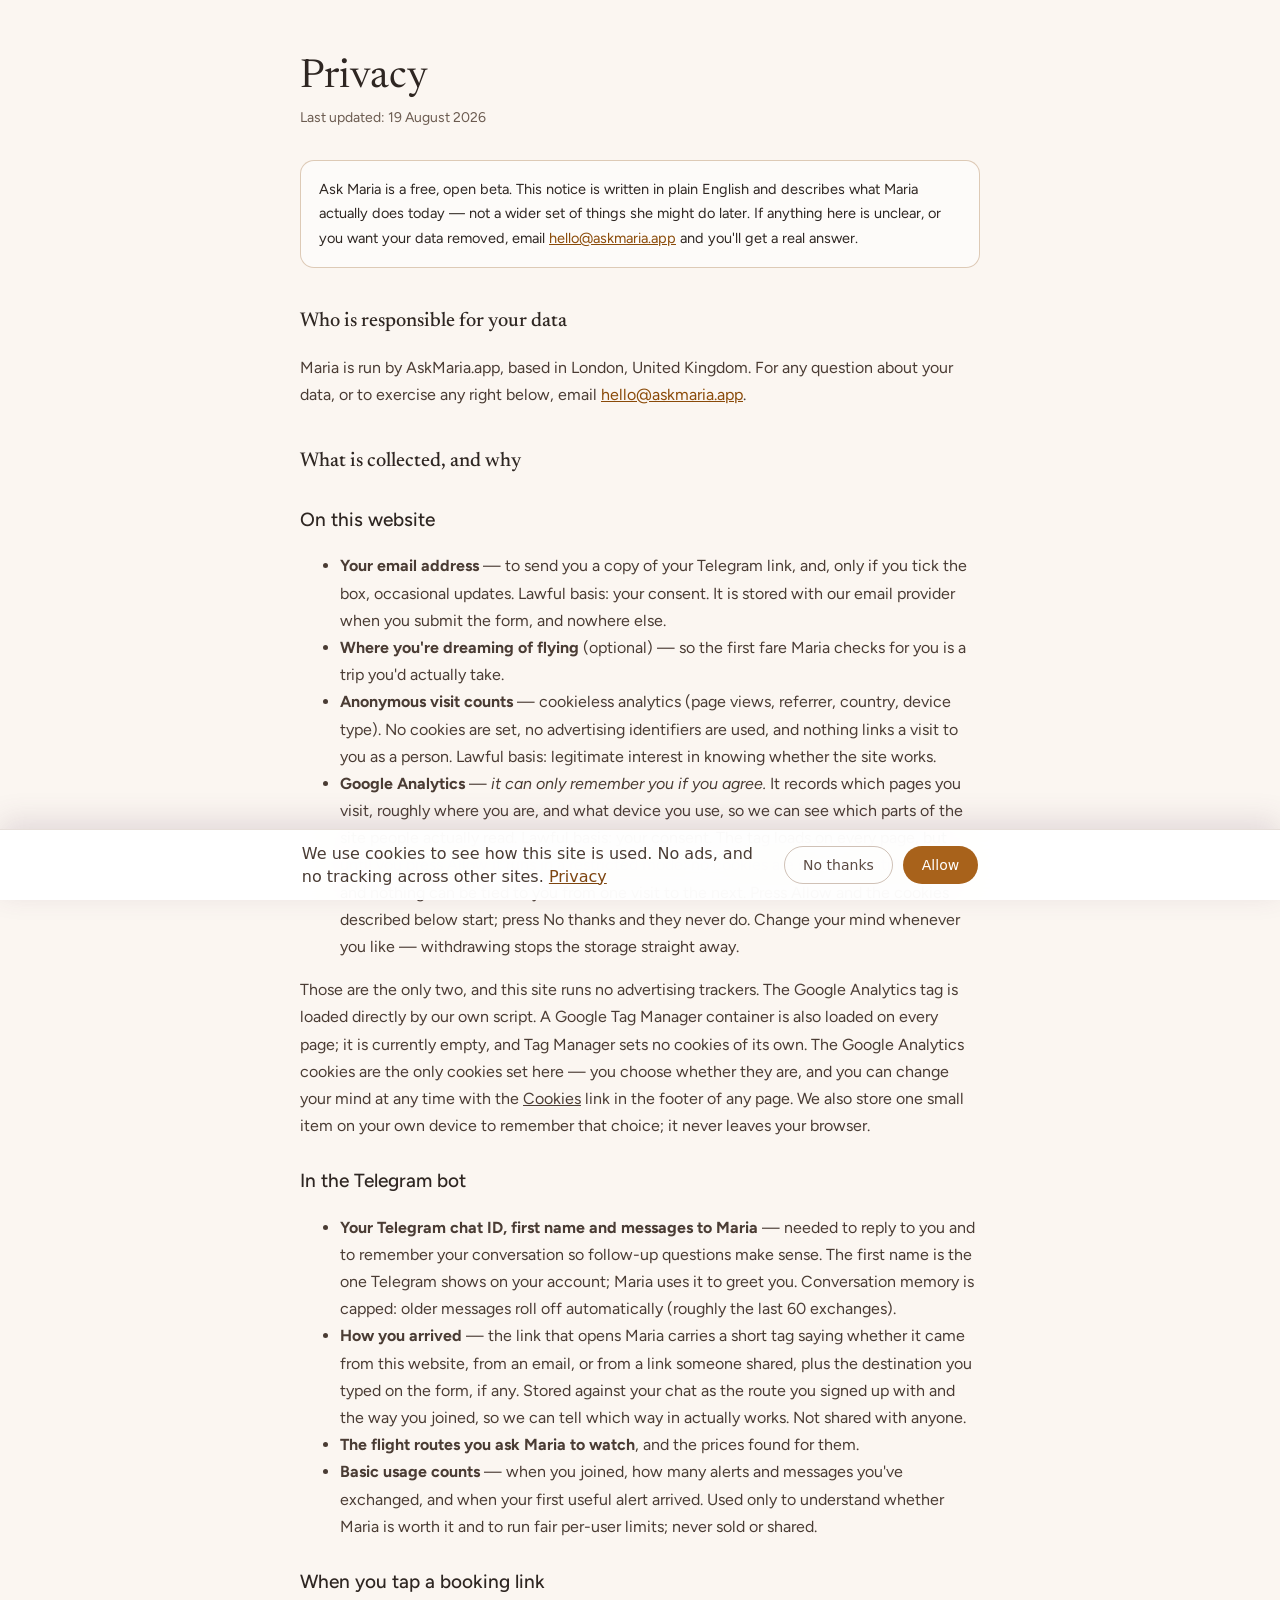
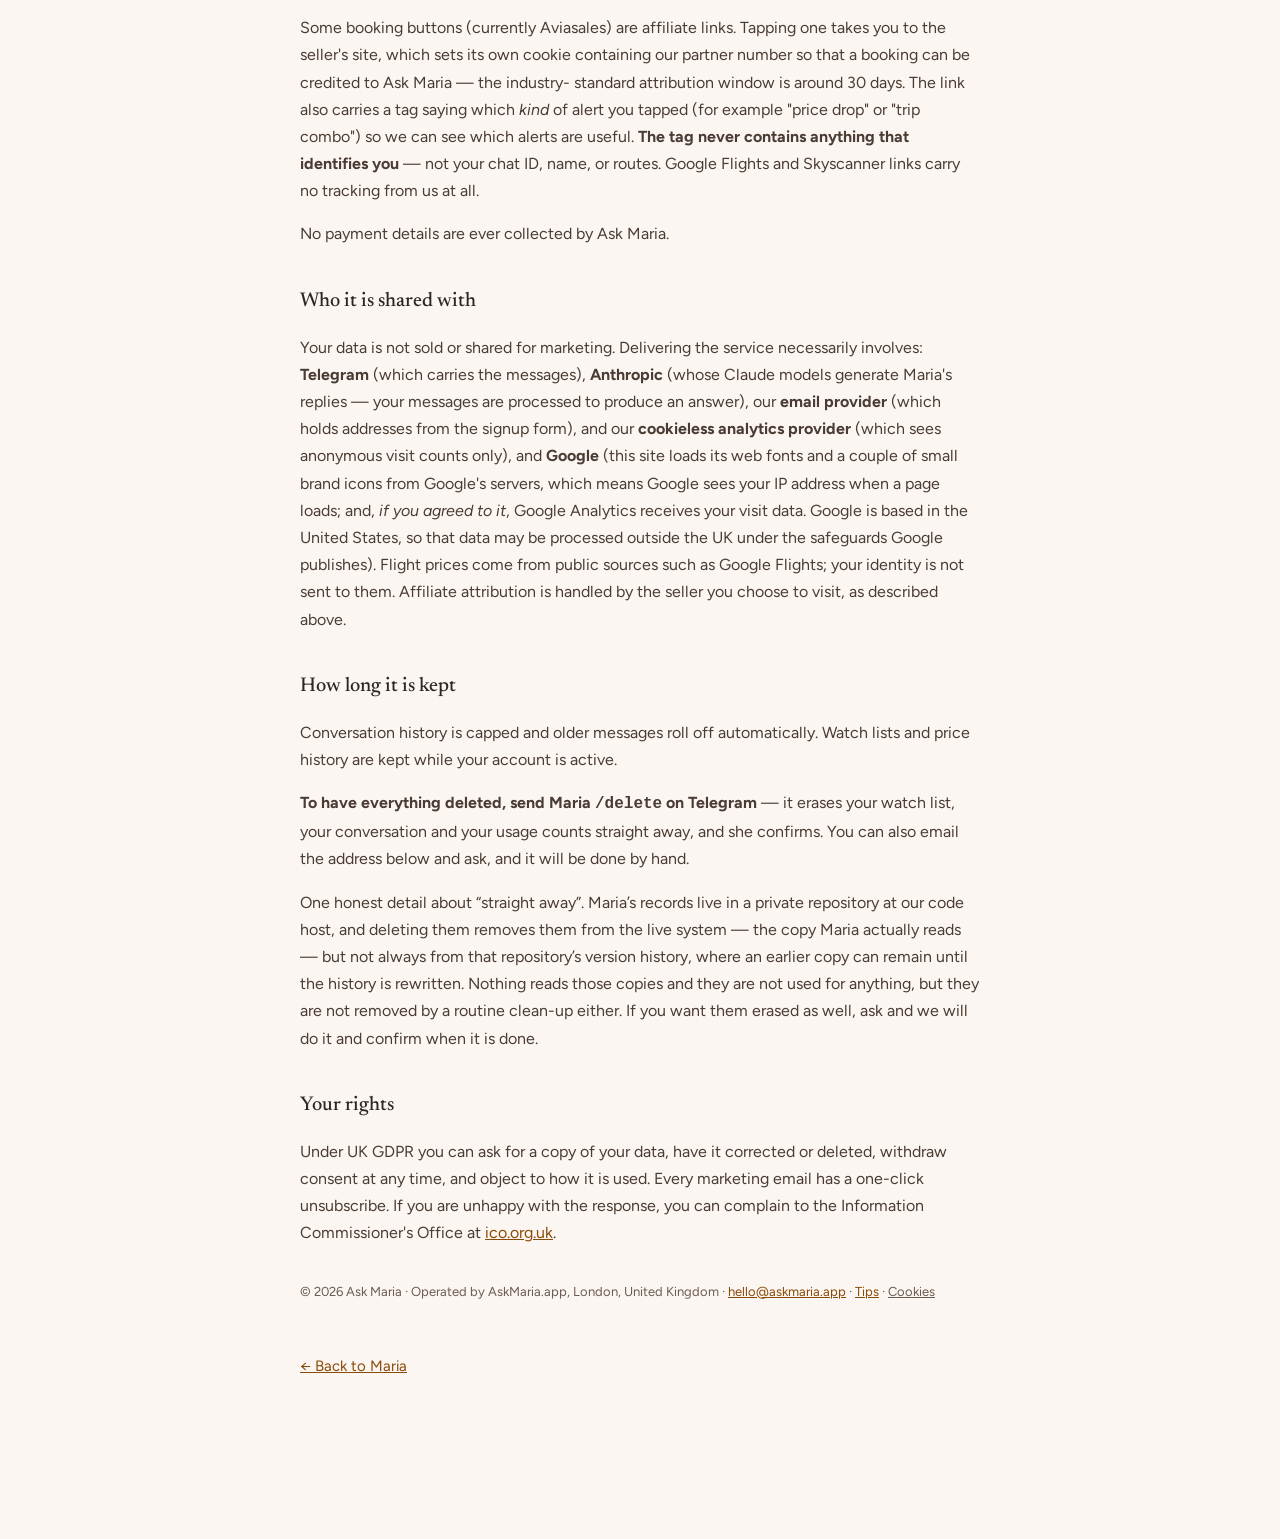
<file: privacy.html>
<!doctype html>
<html lang="en">
<head>
<meta charset="utf-8">
<meta name="viewport" content="width=device-width, initial-scale=1">

<!-- Consent Mode defaults. MUST run before gtm.js and gtag.js below:
     a default declared after the tag has started is a default that arrived
     too late. Storage is denied until the banner in /analytics.js says
     otherwise, so both tags start up cookieless.
     The localStorage read re-grants for a returning visitor who already
     accepted — without it the first hit of every later visit would be
     recorded with storage off, and the banner would have to re-ask. -->
<script>
window.dataLayer = window.dataLayer || [];
function gtag(){dataLayer.push(arguments);}
gtag('consent','default',{
  ad_storage:'denied',
  ad_user_data:'denied',
  ad_personalization:'denied',
  analytics_storage:'denied',
  wait_for_update:500
});
try{if(localStorage.getItem('askmaria-consent')==='granted'){
  gtag('consent','update',{analytics_storage:'granted'});
}}catch(e){}
</script>

<!-- Google Tag Manager -->
<script>(function(w,d,s,l,i){w[l]=w[l]||[];w[l].push({'gtm.start':
new Date().getTime(),event:'gtm.js'});var f=d.getElementsByTagName(s)[0],
j=d.createElement(s),dl=l!='dataLayer'?'&l='+l:'';j.async=true;j.src=
'https://www.googletagmanager.com/gtm.js?id='+i+dl;f.parentNode.insertBefore(j,f);
})(window,document,'script','dataLayer','GTM-TWRBWLNP');</script>
<!-- End Google Tag Manager -->
<meta name="robots" content="noindex">
<title>Privacy — Ask Maria</title>
<link rel="icon" type="image/svg+xml" href="/logo/ask-maria-favicon.svg">
<link rel="preconnect" href="https://fonts.googleapis.com">
<link rel="preconnect" href="https://fonts.gstatic.com" crossorigin>
<link href="https://fonts.googleapis.com/css2?family=Newsreader:ital,opsz,wght@0,6..72,300..600;1,6..72,300..600&family=Figtree:wght@400;500;600;700&family=DM+Mono:wght@400;500&display=swap" rel="stylesheet">
<style>
  html,body{background:#FBF6F1}
  body{margin:0;-webkit-font-smoothing:antialiased;font-family:'Figtree',system-ui,sans-serif;
       color:#2E2622;line-height:1.7;font-weight: 400}
  .wrap{max-width:68ch;margin:0 auto;padding:56px 22px 90px}
  h1{font-family:Newsreader,Georgia,serif;font-weight:400;font-size:clamp(28px,5.16vw,40px);
     line-height:1.1;color:#2E2622;margin:0 0 6px}
  h2{font-family:Newsreader,Georgia,serif;font-weight:500;font-size:20px;
     color:#2E2622;margin:36px 0 8px}
  p,li{font-size:16px;color:#4A3C34}
  a{color:#8A4A08}
  .meta{font-size:14px;color:#6B5B50;margin:0 0 30px}
  .note{background:rgba(255,255,255,.6);border:1px solid rgba(138,74,8,.28);
        border-radius:14px;padding:16px 18px;font-size:14.5px;margin:26px 0}
  .back{display:inline-block;margin-top:38px;font-size:15px}
  /* 2.4.1 Bypass Blocks. Visible only when focused, so keyboard users get a
     way past the header without changing the visual design for anyone else. */
  .skip-link {
    position: absolute; left: -9999px; top: 0; z-index: 10000;
    padding: 12px 18px; border-radius: 0 0 12px 0;
    background: #8A4A08; color: #fff; font-size: 15px; text-decoration: none;
  }
  .skip-link:focus { left: 0; }

  :focus-visible{outline:3px solid #8A4A08;outline-offset:2px;border-radius:4px}
</style>
</head>
<body>
<!-- Google Tag Manager (noscript) -->
<noscript><iframe src="https://www.googletagmanager.com/ns.html?id=GTM-TWRBWLNP"
height="0" width="0" style="display:none;visibility:hidden"></iframe></noscript>
<!-- End Google Tag Manager (noscript) -->
<a class="skip-link" href="#main">Skip to content</a>
<main id="main"><div class="wrap">
<h1>Privacy</h1>
<p class="meta">Last updated: 19 August 2026</p>

<div class="note">Ask Maria is a free, open beta. This notice is written
in plain English and describes what Maria actually does today — not a wider
set of things she might do later. If anything here is unclear, or you want
your data removed, email <a href="mailto:hello@askmaria.app">hello@askmaria.app</a>
and you'll get a real answer.</div>

<h2>Who is responsible for your data</h2>
<p>Maria is run by AskMaria.app, based in London, United Kingdom. For any
question about your data, or to exercise any right below, email
<a href="mailto:hello@askmaria.app">hello@askmaria.app</a>.</p>

<h2>What is collected, and why</h2>
<h3 style="font-size:19px;font-weight:500;margin:26px 0 6px;">On this website</h3>
<ul>
  <li><strong>Your email address</strong> — to send you a copy of your Telegram
      link, and, only if you tick the box, occasional updates. Lawful basis:
      your consent. It is stored with our email provider when you submit the
      form, and nowhere else.</li>
  <li><strong>Where you're dreaming of flying</strong> (optional) — so the first
      fare Maria checks for you is a trip you'd actually take.</li>
  <li><strong>Anonymous visit counts</strong> — cookieless analytics
      (page views, referrer, country, device type). No cookies are set, no
      advertising identifiers are used, and nothing links a visit to you as a
      person. Lawful basis: legitimate interest in knowing whether the site
      works.</li>
  <li><strong>Google Analytics</strong> — <em>it can only remember you if you
      agree.</em> It records which pages you visit, roughly where you are, and
      what device you use, so we can see which parts of the site people
      actually read. Lawful basis: your consent. The tag loads on every page,
      but until you press Allow it runs in a restricted mode: no cookies are
      set, no identifier is kept, and nothing can be tied to you from one
      visit to the next. Press Allow and the cookies described below start;
      press No thanks and they never do. Change your mind whenever you like —
      withdrawing stops the storage straight away.</li>
</ul>
<p>Those are the only two, and this site runs no advertising trackers. The
Google Analytics tag is loaded directly by our own script. A Google Tag Manager
container is also loaded on every page; it is currently empty, and Tag Manager
sets no cookies of its own. The Google Analytics cookies are the only cookies set here — you choose whether
they are, and you can change your mind at any time with the
<button type="button" onclick="askMariaCookieSettings()" style="font:inherit;color:inherit;background:none;border:0;padding:0;cursor:pointer;text-decoration:underline;">Cookies</button> link
in the footer of any page. We also store one small item on your own device to
remember that choice; it never leaves your browser.</p>

<h3 style="font-size:19px;font-weight:500;margin:26px 0 6px;">In the Telegram bot</h3>
<ul>
  <li><strong>Your Telegram chat ID, first name and messages to Maria</strong> —
      needed to reply to you and to remember your conversation so follow-up
      questions make sense. The first name is the one Telegram shows on your
      account; Maria uses it to greet you. Conversation memory is capped:
      older messages roll off automatically (roughly the last 60
      exchanges).</li>
  <li><strong>How you arrived</strong> — the link that opens Maria carries a
      short tag saying whether it came from this website, from an email, or
      from a link someone shared, plus the destination you typed on the form,
      if any. Stored against your chat as the route you signed up with and
      the way you joined, so we can tell which way in actually works. Not
      shared with anyone.</li>
  <li><strong>The flight routes you ask Maria to watch</strong>, and the prices found
      for them.</li>
  <li><strong>Basic usage counts</strong> — when you joined, how many alerts and
      messages you've exchanged, and when your first useful alert arrived.
      Used only to understand whether Maria is worth it and to run fair
      per-user limits; never sold or shared.</li>
</ul>

<h3 style="font-size:19px;font-weight:500;margin:26px 0 6px;">When you tap a booking link</h3>
<p>Some booking buttons (currently Aviasales) are affiliate links. Tapping one
takes you to the seller's site, which sets its own cookie containing our
partner number so that a booking can be credited to Ask Maria — the industry-
standard attribution window is around 30 days. The link also carries a tag
saying which <em>kind</em> of alert you tapped (for example "price drop" or
"trip combo") so we can see which alerts are useful. <strong>The tag never
contains anything that identifies you</strong> — not your chat ID, name, or
routes. Google Flights and Skyscanner links carry no tracking from us at
all.</p>
<p>No payment details are ever collected by Ask Maria.</p>

<h2>Who it is shared with</h2>
<p>Your data is not sold or shared for marketing. Delivering the service
necessarily involves: <strong>Telegram</strong> (which carries the messages),
<strong>Anthropic</strong> (whose Claude models generate Maria's replies —
your messages are processed to produce an answer), our <strong>email
provider</strong> (which holds addresses from the signup form), and our
<strong>cookieless analytics provider</strong> (which sees anonymous visit
counts only), and <strong>Google</strong> (this site loads its web fonts and a
couple of small brand icons from Google's servers, which means Google sees your
IP address when a page loads; and, <em>if you agreed to it</em>, Google
Analytics receives your visit data. Google is based in the United States, so
that data may be processed outside the UK under the safeguards Google
publishes). Flight prices come from public sources such as Google Flights;
your identity is not sent to them. Affiliate attribution is handled by the
seller you choose to visit, as described above.</p>

<h2>How long it is kept</h2>
<p>Conversation history is capped and older messages roll off automatically. Watch lists and price history are kept while your account is active.</p>
<p><strong>To have everything deleted, send Maria <code>/delete</code> on Telegram</strong> — it erases your watch list, your conversation and your usage counts straight away, and she confirms. You can also email the address below and ask, and it will be done by hand.</p>
<p>One honest detail about &ldquo;straight away&rdquo;. Maria&rsquo;s records live in a private repository at our code host, and deleting them removes them from the live system &mdash; the copy Maria actually reads &mdash; but not always from that repository&rsquo;s version history, where an earlier copy can remain until the history is rewritten. Nothing reads those copies and they are not used for anything, but they are not removed by a routine clean-up either. If you want them erased as well, ask and we will do it and confirm when it is done.</p>

<h2>Your rights</h2>
<p>Under UK GDPR you can ask for a copy of your data, have it corrected or
deleted, withdraw consent at any time, and object to how it is used. Every
marketing email has a one-click unsubscribe. If you are unhappy with the
response, you can complain to the Information Commissioner's Office at
<a href="https://ico.org.uk">ico.org.uk</a>.</p>
<p style="font-size:13px;color:#6B5B50;margin-top:34px;">&copy; 2026 Ask Maria &middot; Operated by AskMaria.app, London, United Kingdom &middot; <a href="mailto:hello@askmaria.app">hello@askmaria.app</a> &middot; <a href="/tips/">Tips</a> &middot; <button type="button" onclick="askMariaCookieSettings()" style="font:inherit;color:inherit;background:none;border:0;padding:0;cursor:pointer;text-decoration:underline;">Cookies</button></p>
<a class="back" href="index.html">← Back to Maria</a>
</div></main>
<script src="/analytics.js" defer></script>
</body></html>
</file>
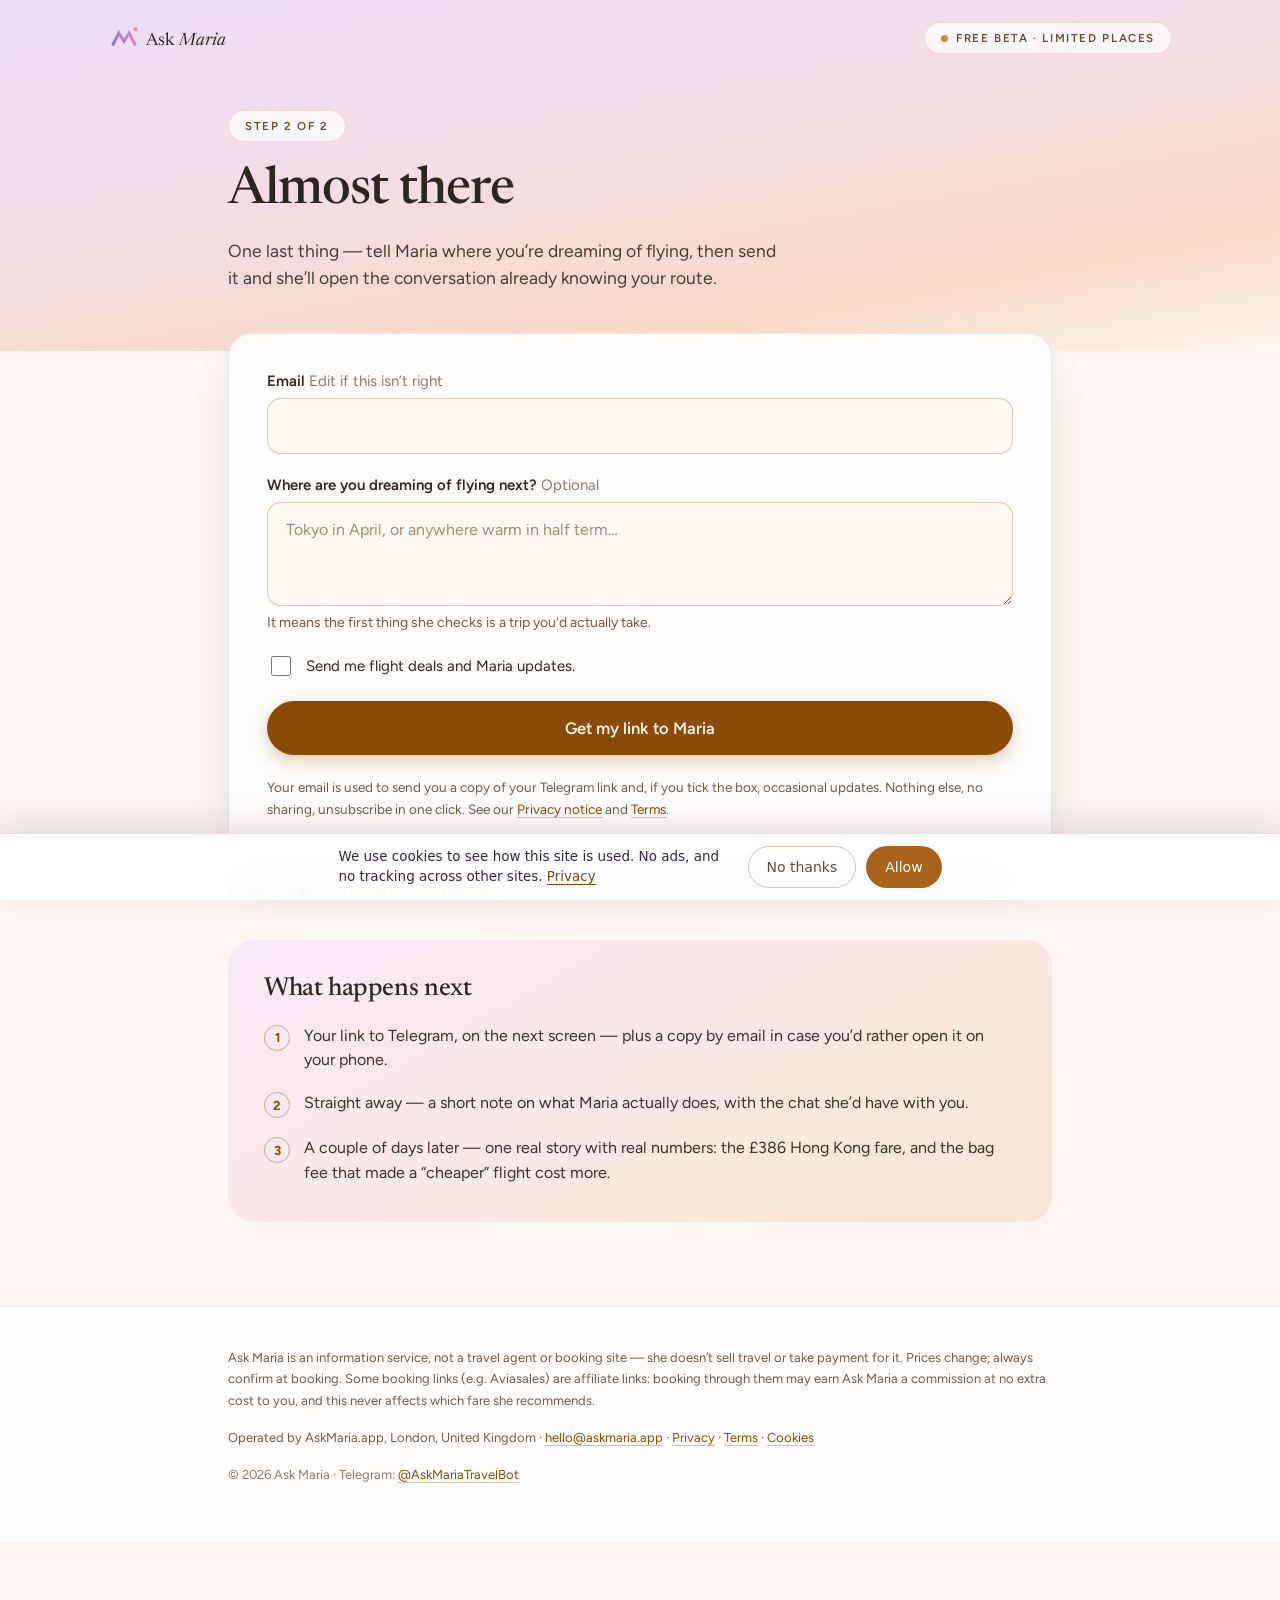
<file: request-invite.html>
<!doctype html>
<html lang="en">
<head>
<meta charset="utf-8">
<meta name="viewport" content="width=device-width, initial-scale=1">
<meta name="robots" content="noindex, follow">
<link rel="canonical" href="https://askmaria.app/invite">
<title>Redirecting&hellip; &mdash; Ask Maria</title>
<!-- This page was the signup form until the 2026-09 redesign split it into
     /invite and /confirmed. It stays as a redirect rather than being deleted
     because it is a live, publicly reachable URL that has been handed out —
     deleting it turns someone's bookmark or an older email link into a 404,
     which reads as "this thing is gone", not "this thing moved".

     The query string is carried across: the landing page passes the address
     as ?email=, and dropping it here would make a returning visitor retype
     something we already had. -->
<script>location.replace("invite.html" + location.search + location.hash);</script>
<meta http-equiv="refresh" content="0; url=invite.html">
<style>body{font:16px/1.5 system-ui,sans-serif;margin:3rem auto;max-width:32em;padding:0 1rem;color:#2A2018}</style>
</head>
<body>
<p>This page has moved. <a href="invite.html">Continue to get your link to Maria</a>.</p>
</body>
</html>
</file>
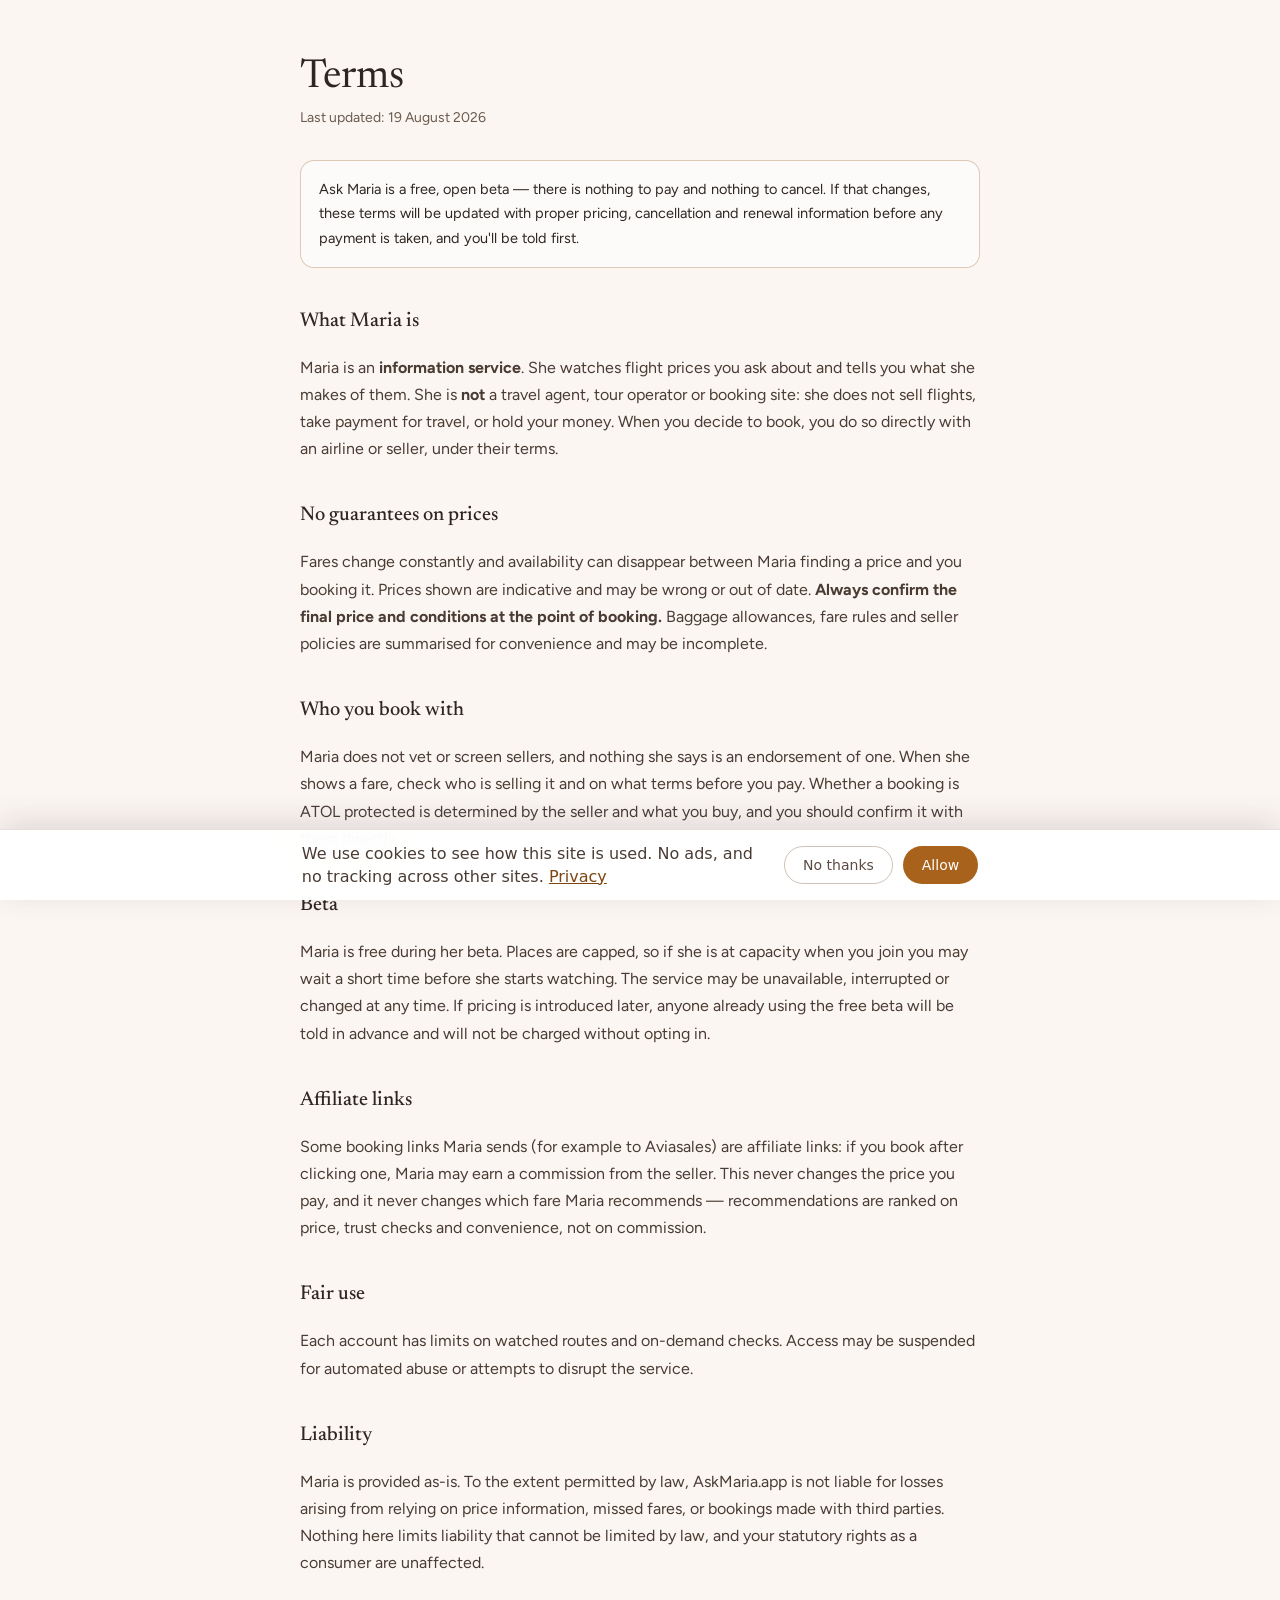
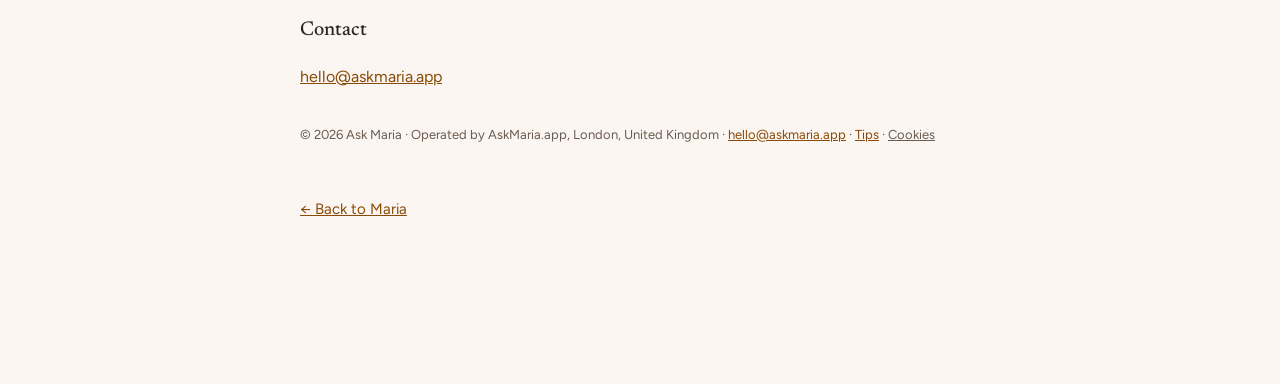
<file: terms.html>
<!doctype html>
<html lang="en">
<head>
<meta charset="utf-8">
<meta name="viewport" content="width=device-width, initial-scale=1">

<!-- Consent Mode defaults. MUST run before gtm.js and gtag.js below:
     a default declared after the tag has started is a default that arrived
     too late. Storage is denied until the banner in /analytics.js says
     otherwise, so both tags start up cookieless.
     The localStorage read re-grants for a returning visitor who already
     accepted — without it the first hit of every later visit would be
     recorded with storage off, and the banner would have to re-ask. -->
<script>
window.dataLayer = window.dataLayer || [];
function gtag(){dataLayer.push(arguments);}
gtag('consent','default',{
  ad_storage:'denied',
  ad_user_data:'denied',
  ad_personalization:'denied',
  analytics_storage:'denied',
  wait_for_update:500
});
try{if(localStorage.getItem('askmaria-consent')==='granted'){
  gtag('consent','update',{analytics_storage:'granted'});
}}catch(e){}
</script>

<!-- Google Tag Manager -->
<script>(function(w,d,s,l,i){w[l]=w[l]||[];w[l].push({'gtm.start':
new Date().getTime(),event:'gtm.js'});var f=d.getElementsByTagName(s)[0],
j=d.createElement(s),dl=l!='dataLayer'?'&l='+l:'';j.async=true;j.src=
'https://www.googletagmanager.com/gtm.js?id='+i+dl;f.parentNode.insertBefore(j,f);
})(window,document,'script','dataLayer','GTM-TWRBWLNP');</script>
<!-- End Google Tag Manager -->
<meta name="robots" content="noindex">
<title>Terms — Ask Maria</title>
<link rel="icon" type="image/svg+xml" href="/logo/ask-maria-favicon.svg">
<link rel="preconnect" href="https://fonts.googleapis.com">
<link rel="preconnect" href="https://fonts.gstatic.com" crossorigin>
<link href="https://fonts.googleapis.com/css2?family=Newsreader:ital,opsz,wght@0,6..72,300..600;1,6..72,300..600&family=Figtree:wght@400;500;600;700&family=DM+Mono:wght@400;500&display=swap" rel="stylesheet">
<style>
  html,body{background:#FBF6F1}
  body{margin:0;-webkit-font-smoothing:antialiased;font-family:'Figtree',system-ui,sans-serif;
       color:#2E2622;line-height:1.7;font-weight: 400}
  .wrap{max-width:68ch;margin:0 auto;padding:56px 22px 90px}
  h1{font-family:Newsreader,Georgia,serif;font-weight:400;font-size:clamp(28px,5.16vw,40px);
     line-height:1.1;color:#2E2622;margin:0 0 6px}
  h2{font-family:Newsreader,Georgia,serif;font-weight:500;font-size:20px;
     color:#2E2622;margin:36px 0 8px}
  p,li{font-size:16px;color:#4A3C34}
  a{color:#8A4A08}
  .meta{font-size:14px;color:#6B5B50;margin:0 0 30px}
  .note{background:rgba(255,255,255,.6);border:1px solid rgba(138,74,8,.28);
        border-radius:14px;padding:16px 18px;font-size:14.5px;margin:26px 0}
  .back{display:inline-block;margin-top:38px;font-size:15px}
  /* 2.4.1 Bypass Blocks. Visible only when focused, so keyboard users get a
     way past the header without changing the visual design for anyone else. */
  .skip-link {
    position: absolute; left: -9999px; top: 0; z-index: 10000;
    padding: 12px 18px; border-radius: 0 0 12px 0;
    background: #8A4A08; color: #fff; font-size: 15px; text-decoration: none;
  }
  .skip-link:focus { left: 0; }

  :focus-visible{outline:3px solid #8A4A08;outline-offset:2px;border-radius:4px}
</style>
</head>
<body>
<!-- Google Tag Manager (noscript) -->
<noscript><iframe src="https://www.googletagmanager.com/ns.html?id=GTM-TWRBWLNP"
height="0" width="0" style="display:none;visibility:hidden"></iframe></noscript>
<!-- End Google Tag Manager (noscript) -->
<a class="skip-link" href="#main">Skip to content</a>
<main id="main"><div class="wrap">
<h1>Terms</h1>
<p class="meta">Last updated: 19 August 2026</p>

<div class="note">Ask Maria is a free, open beta — there is nothing to
pay and nothing to cancel. If that changes, these terms will be updated with
proper pricing, cancellation and renewal information before any payment is
taken, and you'll be told first.</div>

<h2>What Maria is</h2>
<p>Maria is an <strong>information service</strong>. She watches flight prices
you ask about and tells you what she makes of them. She is <strong>not</strong>
a travel agent, tour operator or booking site: she does not sell flights, take
payment for travel, or hold your money. When you decide to book, you do so
directly with an airline or seller, under their terms.</p>

<h2>No guarantees on prices</h2>
<p>Fares change constantly and availability can disappear between Maria finding
a price and you booking it. Prices shown are indicative and may be wrong or out
of date. <strong>Always confirm the final price and conditions at the point of
booking.</strong> Baggage allowances, fare rules and seller policies are
summarised for convenience and may be incomplete.</p>

<h2>Who you book with</h2>
<p>Maria does not vet or screen sellers, and nothing she says is an
endorsement of one. When she shows a fare, check who is selling it and on
what terms before you pay. Whether a booking is ATOL protected is determined
by the seller and what you buy, and you should confirm it with them
directly.</p>

<h2>Beta</h2>
<p>Maria is free during her beta. Places are capped, so if she is at capacity
when you join you may wait a short time before she starts watching. The service may be
unavailable, interrupted or changed at any time. If pricing is introduced later,
anyone already using the free beta will be told in advance and will not be
charged without opting in.</p>

<h2>Affiliate links</h2>
<p>Some booking links Maria sends (for example to Aviasales) are affiliate
links: if you book after clicking one, Maria may earn a commission from the
seller. This never changes the price you pay, and it never changes which
fare Maria recommends — recommendations are ranked on price, trust checks
and convenience, not on commission.</p>

<h2>Fair use</h2>
<p>Each account has limits on watched routes and on-demand checks. Access may be
suspended for automated abuse or attempts to disrupt the service.</p>

<h2>Liability</h2>
<p>Maria is provided as-is. To the extent permitted by law, AskMaria.app is not
liable for losses arising from relying on price information, missed fares, or
bookings made with third parties. Nothing here limits liability that cannot be
limited by law, and your statutory rights as a consumer are unaffected.</p>

<h2>Contact</h2>
<p><a href="mailto:hello@askmaria.app">hello@askmaria.app</a></p>
<p style="font-size:13px;color:#6B5B50;margin-top:34px;">&copy; 2026 Ask Maria &middot; Operated by AskMaria.app, London, United Kingdom &middot; <a href="mailto:hello@askmaria.app">hello@askmaria.app</a> &middot; <a href="/tips/">Tips</a> &middot; <button type="button" onclick="askMariaCookieSettings()" style="font:inherit;color:inherit;background:none;border:0;padding:0;cursor:pointer;text-decoration:underline;">Cookies</button></p>
<a class="back" href="index.html">← Back to Maria</a>
</div></main>
<script src="/analytics.js" defer></script>
</body></html>
</file>
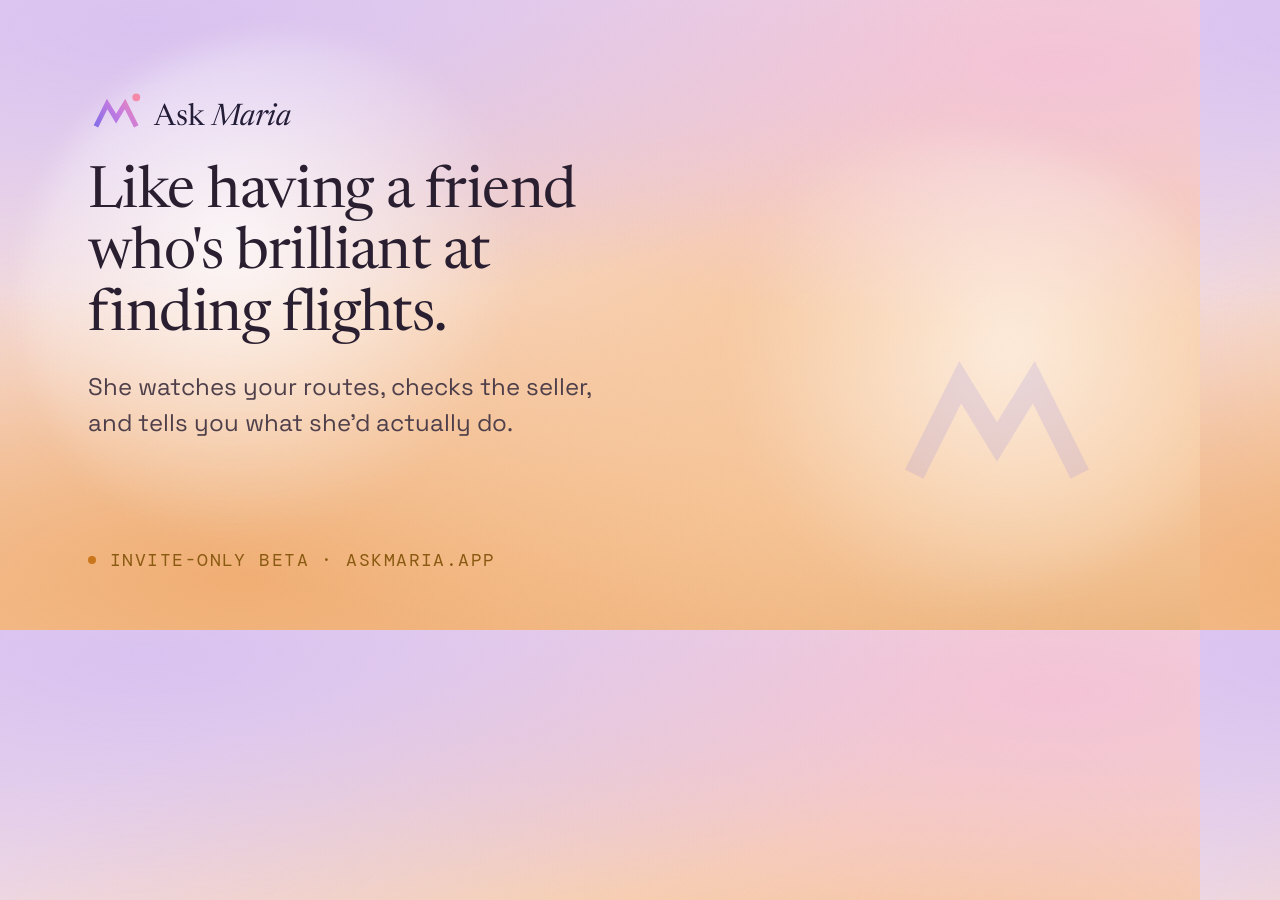
<file: design-source/og-card.html>
<!doctype html>
<html lang="en">
<head>
<meta charset="utf-8">
<link href="https://fonts.googleapis.com/css2?family=Newsreader:opsz,wght@6..72,300..600&family=Space+Grotesk:wght@400;500;700&family=DM+Mono:wght@400;500&display=swap" rel="stylesheet">
<style>
  *,*::before,*::after{box-sizing:border-box}
  html,body{margin:0;width:1200px;height:630px;overflow:hidden}
  body{
    font-family:'Space Grotesk',system-ui,sans-serif;color:#35283c;
    background:
      radial-gradient(120% 80% at 12% 4%, #d9c2ef 0%, rgba(217,194,239,0) 58%),
      radial-gradient(110% 70% at 88% 10%, #f3c3d6 0%, rgba(243,195,214,0) 60%),
      radial-gradient(130% 90% at 78% 52%, #f7c79b 0%, rgba(247,199,155,0) 62%),
      radial-gradient(120% 80% at 20% 92%, #f0ae74 0%, rgba(240,174,116,0) 60%),
      linear-gradient(170deg, #e6d5f4 0%, #f6dcd6 45%, #f6c99e 78%, #eab27b 100%);
    position:relative;
  }
  .glow{position:absolute;border-radius:50%;pointer-events:none}
  .g1{left:2%;top:6%;width:520px;height:520px;
      background:radial-gradient(circle at 40% 40%, rgba(255,255,255,.8), rgba(255,255,255,0) 66%);filter:blur(14px)}
  .g2{right:-4%;top:22%;width:600px;height:460px;
      background:radial-gradient(circle at 60% 45%, rgba(255,255,255,.65), rgba(255,255,255,0) 64%);filter:blur(18px)}
  .wrap{position:relative;height:100%;display:flex;flex-direction:column;justify-content:center;gap:22px;padding:0 88px 104px}
  .brand{width:241px;height:56px;flex:0 0 auto;align-self:flex-start}
  h1{margin:0;font-family:Newsreader,Georgia,serif;font-weight:400;font-size:58px;line-height:1.06;
     color:#2a1f30;max-width:16ch;letter-spacing:-.01em}
  p{margin:0;font-size:24px;font-weight:400;line-height:1.5;color:#4e3f4a;max-width:34ch}
  .foot{position:absolute;left:88px;bottom:58px;display:flex;align-items:center;gap:14px;
        font-family:'DM Mono',ui-monospace,monospace;
        font-size:18px;letter-spacing:.08em;text-transform:uppercase;color:#8a5a12}
  .dot{width:8px;height:8px;border-radius:50%;background:#c9761c}
  .plane{position:absolute;right:88px;bottom:96px;width:230px;height:230px;opacity:.14}
</style>
</head>
<body>
  <div class="glow g1"></div>
  <div class="glow g2"></div>
  <div class="wrap">
    <svg class="brand" viewBox="0 0 430 100" fill="none" role="img" aria-label="Ask Maria"><defs><linearGradient id="lgOg" x1="10" y1="80" x2="90" y2="18" gradientUnits="userSpaceOnUse"><stop stop-color="#7C6CE8"></stop><stop offset=".55" stop-color="#C77BE0"></stop><stop offset="1" stop-color="#F58AA8"></stop></linearGradient></defs><path d="M14 74L34 34l16 26 16-26 20 40" stroke="url(#lgOg)" stroke-width="9"></path><circle cx="86" cy="22" r="7" fill="#F58AA8"></circle><text x="118" y="72" font-family="Newsreader, Georgia, serif" font-size="54" fill="#241D38">Ask <tspan font-style="italic">Maria</tspan></text></svg>
    <h1>Like having a friend who's brilliant at finding flights.</h1>
    <p>She watches your routes, checks the seller, and tells you what she'd actually do.</p>
  </div>
  <div class="foot"><span class="dot"></span><span>Invite-only beta · askmaria.app</span></div>
  <svg class="plane" viewBox="0 0 100 100" fill="none"><path d="M14 74L34 34l16 26 16-26 20 40" stroke="#7C6CE8" stroke-width="9"></path></svg>
</body>
</html>
</file>
<file: styles.css>
:root{
  --ink:#2E2622; --ink-2:#4A3C34; --ink-3:#6B5B50; --ink-4:#8A7A6E;
  --brand:#8A4A08; --brand-dark:#6F3A05; --brand-tint:#FDF2E4;
  --paper:#FBF6F1; --card:#FFFDFB; --field:#FFF9F3;
  --line:rgba(46,38,34,.09); --line-2:rgba(46,38,34,.12); --brand-line:rgba(138,74,8,.28);
  --hero:linear-gradient(168deg,#EADFF4 0%,#F3DDE6 38%,#FAD9C6 72%,#FBF6F1 100%);
  --hero-short:linear-gradient(170deg,#EADFF4 0%,#F3DDE6 42%,#FAD9C6 78%,#FBF6F1 100%);
  --warm:linear-gradient(150deg,#F6EAF6,#FBE6D5);
  --warm-2:linear-gradient(150deg,#FBE6D5,#F7D3B4);
  --serif:"Newsreader",Georgia,serif; --sans:"Figtree",system-ui,-apple-system,sans-serif;
  --wrap:1120px; --wrap-narrow:880px;
}
*{box-sizing:border-box}
body{margin:0;background:var(--paper);color:var(--ink);font-family:var(--sans);-webkit-font-smoothing:antialiased;overflow-x:hidden}
a{color:var(--brand);text-decoration-color:rgba(138,74,8,.35);text-underline-offset:3px}
a:hover{color:var(--brand-dark);text-decoration-color:var(--brand-dark)}
input,textarea,button{font:inherit}
input::placeholder,textarea::placeholder{color:#9C8B7E}
h1,h2,h3{font-family:var(--serif);font-weight:500;letter-spacing:-.015em;margin:0}
p{margin:0}

.wrap{max-width:var(--wrap);margin:0 auto;padding-left:28px;padding-right:28px}
.wrap--narrow{max-width:var(--wrap-narrow)}
.band{background:var(--hero)}
.band--short{background:var(--hero-short)}
.section{padding-top:84px}
.stack{display:flex;flex-direction:column}
.grid{display:grid;gap:20px;grid-template-columns:repeat(auto-fit,minmax(260px,1fr))}

/* header */
.site-head{display:flex;align-items:center;justify-content:space-between;gap:16px;padding-top:22px;padding-bottom:22px}
.logo{display:flex;align-items:center;gap:10px;text-decoration:none;color:var(--ink);font-family:var(--serif);font-size:21px}
.pill{display:inline-flex;align-items:center;gap:8px;background:rgba(255,255,255,.72);border:1px solid rgba(138,74,8,.16);border-radius:999px;padding:8px 16px;font-size:11.5px;letter-spacing:.14em;text-transform:uppercase;color:#6B4A2E;font-weight:600;white-space:nowrap}
.pill .dot{width:7px;height:7px;border-radius:50%;background:#D08A2C}

/* hero */
.hero{display:grid;grid-template-columns:repeat(auto-fit,minmax(320px,1fr));gap:56px;align-items:center;padding:40px 28px 72px;max-width:var(--wrap);margin:0 auto}
.hero h1{font-size:clamp(40px,5.4vw,60px);line-height:1.04;letter-spacing:-.02em;margin-bottom:20px;text-wrap:balance}
.lede{font-size:18px;line-height:1.55;color:var(--ink-2);max-width:30em;text-wrap:pretty}

/* forms */
.signup{display:flex;flex-wrap:wrap;gap:10px;max-width:460px}
.input{flex:1 1 220px;min-width:0;padding:15px 18px;border-radius:999px;border:1px solid var(--brand-line);background:rgba(255,255,255,.86);color:var(--ink);outline:none}
.input:focus{border-color:var(--brand);box-shadow:0 0 0 3px rgba(138,74,8,.14)}
.field{width:100%;padding:15px 18px;border-radius:14px;border:1px solid var(--brand-line);background:var(--field);color:var(--ink);outline:none;line-height:1.5}
.field:focus{border-color:var(--brand);box-shadow:0 0 0 3px rgba(138,74,8,.14)}
textarea.field{resize:vertical}
.btn{flex:0 0 auto;padding:15px 28px;border-radius:999px;border:none;background:var(--brand);color:#FFF6EC;font-weight:600;font-size:16px;cursor:pointer;box-shadow:0 6px 18px rgba(138,74,8,.28);white-space:nowrap}
.btn:hover{background:var(--brand-dark)}
.btn--block{display:flex;align-items:center;justify-content:center;gap:10px;width:100%;padding:17px 26px;font-size:16.5px;text-decoration:none}
.btn--ghost{background:transparent;color:var(--ink-2);border:1px solid rgba(46,38,34,.2);box-shadow:none;padding:9px 18px;font-size:14px;font-weight:400}
.btn--ghost:hover{background:#F5F1EC;color:var(--ink-2)}
/* .btn is a <button> everywhere else; as an <a> it needs the two properties a
   button gets for free, or the ghost "skip" links render underlined inline. */
a.btn{display:inline-block;text-decoration:none}
a.btn--block{display:flex}
/* The demo's call to action. No border-top: .parsed__note directly above it
   already draws one, and two rules 16px apart read as a mistake. */
.parsed__go{margin-top:16px}
.parsed__alt{display:block;width:100%;margin-top:12px;padding:0;border:none;background:none;color:var(--ink-3);font-size:13.5px;font-family:inherit;text-decoration:underline;cursor:pointer}
.parsed__alt:hover{color:var(--brand)}
.note{font-size:14px;color:var(--ink-3)}
.fine{font-size:13.5px;line-height:1.6;color:var(--ink-3)}
.label{font-size:15px;font-weight:600}
.label span{font-weight:400;color:var(--ink-4)}
.check{display:flex;align-items:center;gap:12px;font-size:15px;cursor:pointer}
.check input{width:20px;height:20px;accent-color:var(--brand);cursor:pointer}

/* chat mock */
.chat{width:100%;max-width:400px;justify-self:center;background:var(--card);border:1px solid rgba(46,38,34,.08);border-radius:26px;box-shadow:0 26px 60px -22px rgba(74,42,20,.34);padding:18px;animation:fadeUp .5s ease both}
@keyframes fadeUp{from{opacity:0;transform:translateY(8px)}to{opacity:1;transform:none}}
.chat__head{display:flex;align-items:center;gap:10px;padding:2px 4px 14px;border-bottom:1px solid rgba(46,38,34,.07)}
.chat__avatar{width:34px;height:34px;border-radius:50%;background:linear-gradient(140deg,#EADFF4,#FAD9C6);display:grid;place-items:center;font-family:var(--serif);font-size:16px;color:var(--brand-dark)}
.chat__body{display:flex;flex-direction:column;gap:12px;padding-top:16px}
.bubble{max-width:88%;border-radius:16px 16px 16px 4px;padding:11px 14px;font-size:14px;line-height:1.45;background:#F5F1EC;align-self:flex-start}
.bubble--me{align-self:flex-end;max-width:84%;background:#F3D9B6;border-radius:16px 16px 4px 16px}
.bubble--alert{max-width:92%;background:#FFF4E2;border:1px solid rgba(208,138,44,.35);padding:12px 14px}
.tag{display:block;font-size:11px;letter-spacing:.1em;font-weight:700;margin-bottom:5px}
.tag--reply{color:#7B4FD1}
.tag--alert{color:#B06A10}

/* stats */
.stats{background:var(--card);border-top:1px solid var(--line);border-bottom:1px solid var(--line);margin-top:0}
.stats__grid{display:grid;grid-template-columns:repeat(auto-fit,minmax(160px,1fr));gap:28px;padding:34px 28px}
.stat__n{font-family:var(--serif);font-size:34px;line-height:1;color:var(--brand)}
.stat__l{font-size:13.5px;color:var(--ink-3);margin-top:6px}

/* cards */
.card{background:var(--card);border:1px solid var(--line);border-radius:20px;padding:26px;display:flex;flex-direction:column;gap:10px}
.card h3{font-size:21px;letter-spacing:-.01em}
.card p{font-size:15px;line-height:1.6;color:var(--ink-2)}
.h2{font-size:clamp(28px,3.4vw,38px)}
.sub{font-size:16px;color:var(--ink-3);max-width:34em;margin-top:8px}
.eyebrow{font-size:11.5px;letter-spacing:.14em;text-transform:uppercase;color:var(--brand);font-weight:700}

/* panel */
.panel{background:var(--warm);border-radius:26px;padding:clamp(28px,4vw,48px);display:grid;grid-template-columns:repeat(auto-fit,minmax(280px,1fr));gap:40px;align-items:center}
.panel--cta{background:var(--warm-2);display:block;text-align:center;padding:clamp(36px,5vw,64px) 28px}
.receipt{background:var(--card);border-radius:18px;padding:22px 24px;box-shadow:0 14px 34px -18px rgba(74,42,20,.4)}
.row{display:flex;justify-content:space-between;gap:16px;font-size:15px}
.row+.row{margin-top:10px}
.row--total{border-top:1px solid var(--line-2);margin-top:14px;padding-top:12px;font-weight:700}
.row--total span:last-child{color:var(--brand)}
.num{font-variant-numeric:tabular-nums;color:var(--ink-2)}

/* try it */
.try{display:grid;grid-template-columns:1fr;gap:20px;align-items:start}
/* Wide enough for two columns: field top-left, examples under it, answer down
   the right. Narrower, the source order takes over — field, ANSWER, examples —
   so the thing you are watching update is never below four example buttons. */
@media (min-width:760px){
  /* auto/1fr, or the panel spanning both rows stretches row 1 and leaves a
     dead gap between the field and the examples underneath it. */
  .try{grid-template-columns:1fr 1fr;grid-template-rows:auto 1fr}
  .try__field{grid-column:1;grid-row:1}
  .try__examples{grid-column:1;grid-row:2}
  .parsed{grid-column:2;grid-row:1 / span 2}
}
.chips{display:flex;flex-wrap:wrap;gap:8px;align-items:flex-start;margin-top:14px}
.chip{padding:8px 14px;border-radius:999px;border:1px solid rgba(46,38,34,.16);background:var(--card);color:var(--ink-2);font-size:13.5px;line-height:1.4;cursor:pointer;text-align:left;height:auto;white-space:normal;flex:0 1 auto}
.chip:hover{border-color:var(--brand);color:var(--brand)}
.parsed{background:var(--card);border:1px solid var(--line);border-radius:20px;padding:24px;box-shadow:0 16px 40px -26px rgba(74,42,20,.4)}
.parsed .row{align-items:baseline}
.parsed dt{font-size:13px;color:var(--ink-3)}
.parsed dd{margin:0;font-size:15.5px;font-weight:600;text-align:right}
.parsed dl{margin:18px 0 0;display:flex;flex-direction:column;gap:14px}
[hidden]{display:none!important}
.parsed .pair{display:flex;justify-content:space-between;gap:18px;align-items:baseline}
.parsed__note{margin-top:18px;padding-top:16px;border-top:1px solid var(--line-2);font-size:13.5px;line-height:1.55;color:var(--ink-3)}

/* comparison */
.table{border:1px solid rgba(46,38,34,.1);border-radius:20px;overflow:hidden;background:var(--card);margin-top:32px}
.table__grid{display:grid;grid-template-columns:minmax(120px,.8fr) 1fr 1fr;gap:1px;background:rgba(46,38,34,.09)}
.table__grid>*{background:var(--card);padding:16px 18px;font-size:15px;line-height:1.5}
.table__grid>.th{padding:14px 18px;font-size:11.5px;letter-spacing:.12em;text-transform:uppercase;font-weight:700;color:var(--ink-3)}
.table__grid>.rh{font-size:13px;color:var(--ink-3)}
.table__grid>.us{background:var(--brand-tint)}
.table__grid>.th.us{color:var(--brand)}

/* steps */
.steps{display:grid;grid-template-columns:repeat(auto-fit,minmax(250px,1fr));gap:28px;margin-top:40px}
.step{display:flex;flex-direction:column;gap:8px}
.step h3{font-size:21px}
.step p{font-size:15px;line-height:1.6;color:var(--ink-2)}
.quote{align-self:flex-start;background:#F5F1EC;border-radius:12px;padding:9px 13px;font-size:14px;color:var(--ink-2)}
.ol{list-style:none;margin:0;padding:0;display:flex;flex-direction:column;gap:18px}
.ol li{display:flex;gap:14px;align-items:flex-start}
.ol .n{flex:0 0 auto;width:26px;height:26px;border-radius:50%;border:1px solid rgba(138,74,8,.4);color:var(--brand);font-size:13px;font-weight:700;display:grid;place-items:center;margin-top:1px}
.ol p{font-size:16px;line-height:1.55;color:#3C312A}

/* faq */
.faq{display:grid;grid-template-columns:repeat(auto-fit,minmax(300px,1fr));gap:12px 40px;margin-top:32px}
.faq details{border-bottom:1px solid var(--line-2);padding:16px 0}
.faq summary{cursor:pointer;font-weight:600;font-size:16.5px;list-style:none;display:flex;justify-content:space-between;gap:16px;align-items:baseline}
.faq summary::-webkit-details-marker{display:none}
.faq summary::after{content:"+";color:#B49A86;font-size:20px;line-height:1}
.faq details[open] summary::after{content:"–"}
.faq p{margin-top:10px;font-size:15px;line-height:1.62;color:var(--ink-2);max-width:44em}

/* footer + cookies */
.site-foot{margin-top:84px;border-top:1px solid rgba(46,38,34,.1);background:var(--card)}
.site-foot .wrap{padding-top:40px;padding-bottom:56px;display:flex;flex-direction:column;gap:16px}
.site-foot p{font-size:13px;line-height:1.65;color:var(--ink-3)}
.cookies{position:sticky;bottom:0;background:var(--card);border-top:1px solid var(--line-2);box-shadow:0 -8px 24px -18px rgba(74,42,20,.5)}
.cookies .wrap{padding-top:14px;padding-bottom:14px;display:flex;flex-wrap:wrap;gap:12px 20px;align-items:center;justify-content:space-between}
.cookies p{font-size:13.5px;color:var(--ink-2)}
.cookies__btns{display:flex;gap:10px;flex:0 0 auto}
.cookies__btns .btn{padding:9px 20px;font-size:14px}

/* confirmed */
.confirm-card{background:var(--card);border:1px solid var(--line);border-radius:24px;padding:clamp(24px,4vw,38px);box-shadow:0 22px 50px -26px rgba(74,42,20,.34)}
.confirm-card--split{display:grid;grid-template-columns:repeat(auto-fit,minmax(240px,1fr));gap:32px;align-items:center}
.qr{background:var(--field);border:1px solid rgba(46,38,34,.1);border-radius:18px;padding:16px;display:inline-block}
.said{background:var(--card);border-radius:14px;padding:13px 16px;font-size:15px;line-height:1.5}
.pull{margin:-18px auto 0}

/* ── Narrow screens ────────────────────────────────────────────────────────
   The layout is fluid by construction and needs no breakpoint for most of
   it: every grid above is repeat(auto-fit, minmax(...)) and the type is
   clamp()ed, so columns collapse on their own. These are the two places that
   don't, both measured in a 375px viewport.

   .site-head kept the logo and the beta pill on one line — the pill is
   white-space:nowrap so it cannot shrink — and overflowed by 3px. Three
   pixels is enough to make the whole PAGE scroll sideways, which reads as
   every section being broken rather than one header being tight.

   .table__grid is the only fixed-column grid in the file, deliberately: a
   comparison stops meaning anything once its columns stack, so the honest
   fix is to let it scroll inside its own box instead of collapsing it. The
   min-width keeps the three columns readable while it does.

   overflow-x and overflow-y are set separately on .table because it carries
   a 20px radius: a bare overflow-x:auto computes overflow-y to auto too and
   would add a stray vertical scrollbar inside the rounded box. */
@media (max-width: 560px) {
  .site-head { flex-wrap: wrap; gap: 10px 16px; }
  .table { overflow-x: auto; overflow-y: hidden; -webkit-overflow-scrolling: touch; }
  .table__grid { min-width: 460px; }
}

/* Several watches parsed out of one sentence. The single-value <dl> above can
   only show one of each field, so anything with two routes or two prices had
   to be listed instead — the alternative was dropping one, which is what the
   first version did silently. */
.watches{display:flex;flex-direction:column;gap:8px;margin-top:2px}
.watch{display:flex;flex-wrap:wrap;align-items:baseline;justify-content:space-between;
  gap:4px 14px;padding:10px 12px;border:1px solid var(--line-2);border-radius:12px;
  background:var(--card)}
.watch__route{font-weight:600;font-size:15px;color:var(--ink)}
.watch__meta{font-size:13px;color:var(--ink-3);font-variant-numeric:tabular-nums}

/* What Maria would come back and ask. Not an error state — she has understood
   the shape and is confirming the rest — so this is a note, not a warning: the
   amber keyline marks it as needing an answer without making a normal,
   perfectly usable query look like it failed. */
.flags{list-style:none;margin:16px 0 0;padding:0;display:flex;flex-direction:column;gap:8px}
.flags li{position:relative;padding:9px 12px 9px 30px;border-radius:10px;
  background:rgba(208,138,44,.07);border:1px solid rgba(208,138,44,.22);
  font-size:13.5px;line-height:1.5;color:var(--ink-2)}
.flags li::before{content:"?";position:absolute;left:11px;top:9px;width:13px;height:13px;
  border-radius:50%;background:#D08A2C;color:#fff;font-size:10px;font-weight:700;
  line-height:13px;text-align:center}

/* ── The live demo ────────────────────────────────────────────────────────
   Two complaints drove this: the input did not read as an input, and nothing
   said the section was interactive at all. It sat in the same visual register
   as the prose around it, so it scanned as another block of copy that happened
   to contain a form field.

   So the whole thing becomes a bounded surface — a place you do something,
   rather than more page — and the field inside it is the loudest element on
   it: white against the warm ground, a heavier keyline, and type at 17px so
   it reads as somewhere to write rather than somewhere something is written. */
.demo{background:var(--warm);border:1px solid var(--line-2);border-radius:26px;
  padding:clamp(24px,3.6vw,40px)}
.demo__badge{display:inline-flex;align-items:center;gap:8px;margin-bottom:16px;
  padding:7px 14px;border-radius:999px;background:var(--card);
  border:1px solid rgba(138,74,8,.22);font-size:11.5px;letter-spacing:.12em;
  text-transform:uppercase;font-weight:700;color:var(--brand)}

.try__label{display:block;font-size:12px;letter-spacing:.1em;text-transform:uppercase;
  font-weight:700;color:var(--ink-3);margin-bottom:9px}
.field--try{background:var(--card);border-width:1.5px;font-size:17px;min-height:112px;
  padding:16px 18px;box-shadow:0 10px 30px -22px rgba(74,42,20,.55)}
.field--try::placeholder{color:var(--ink-4)}
.field--try:focus{box-shadow:0 0 0 4px rgba(138,74,8,.15)}
.try__hint{margin:16px 0 10px;font-size:13.5px;color:var(--ink-3)}
.chips{margin-top:0}
.chip{background:var(--card)}

/* The panel updates on every keystroke, which is invisible until you type.
   Saying so is what turns "a box of text" into "a thing that is listening". */
.live{display:inline-flex;align-items:center;gap:6px;margin-left:10px;padding:3px 9px;
  border-radius:999px;background:rgba(208,138,44,.12);color:#8A5A14;
  font-size:10px;letter-spacing:.1em}
.dot--live{width:6px;height:6px;border-radius:50%;background:#D08A2C;
  animation:pulse 2s ease-in-out infinite}
@keyframes pulse{0%,100%{opacity:1}50%{opacity:.35}}
/* A pulsing dot is decoration; anyone who has asked for less motion should
   still see the dot, just still. */
@media (prefers-reduced-motion: reduce){ .dot--live{animation:none} }

/* The chat mock-up now uses the real avatar file, which carries its own dark
   plate — so the placeholder's gradient fill and letter-centring go, and only
   the circular clip stays. */
img.chat__avatar{background:none;object-fit:cover}

/* Shown only when scripting is off (the <noscript> block in invite.html's head
   flips it). Hidden by default here rather than with the hidden attribute,
   because a <noscript> stylesheet cannot outrank [hidden]{display:none
   !important} — and that rule exists for good reasons elsewhere. */
.noscript-only{display:none}
</file>
